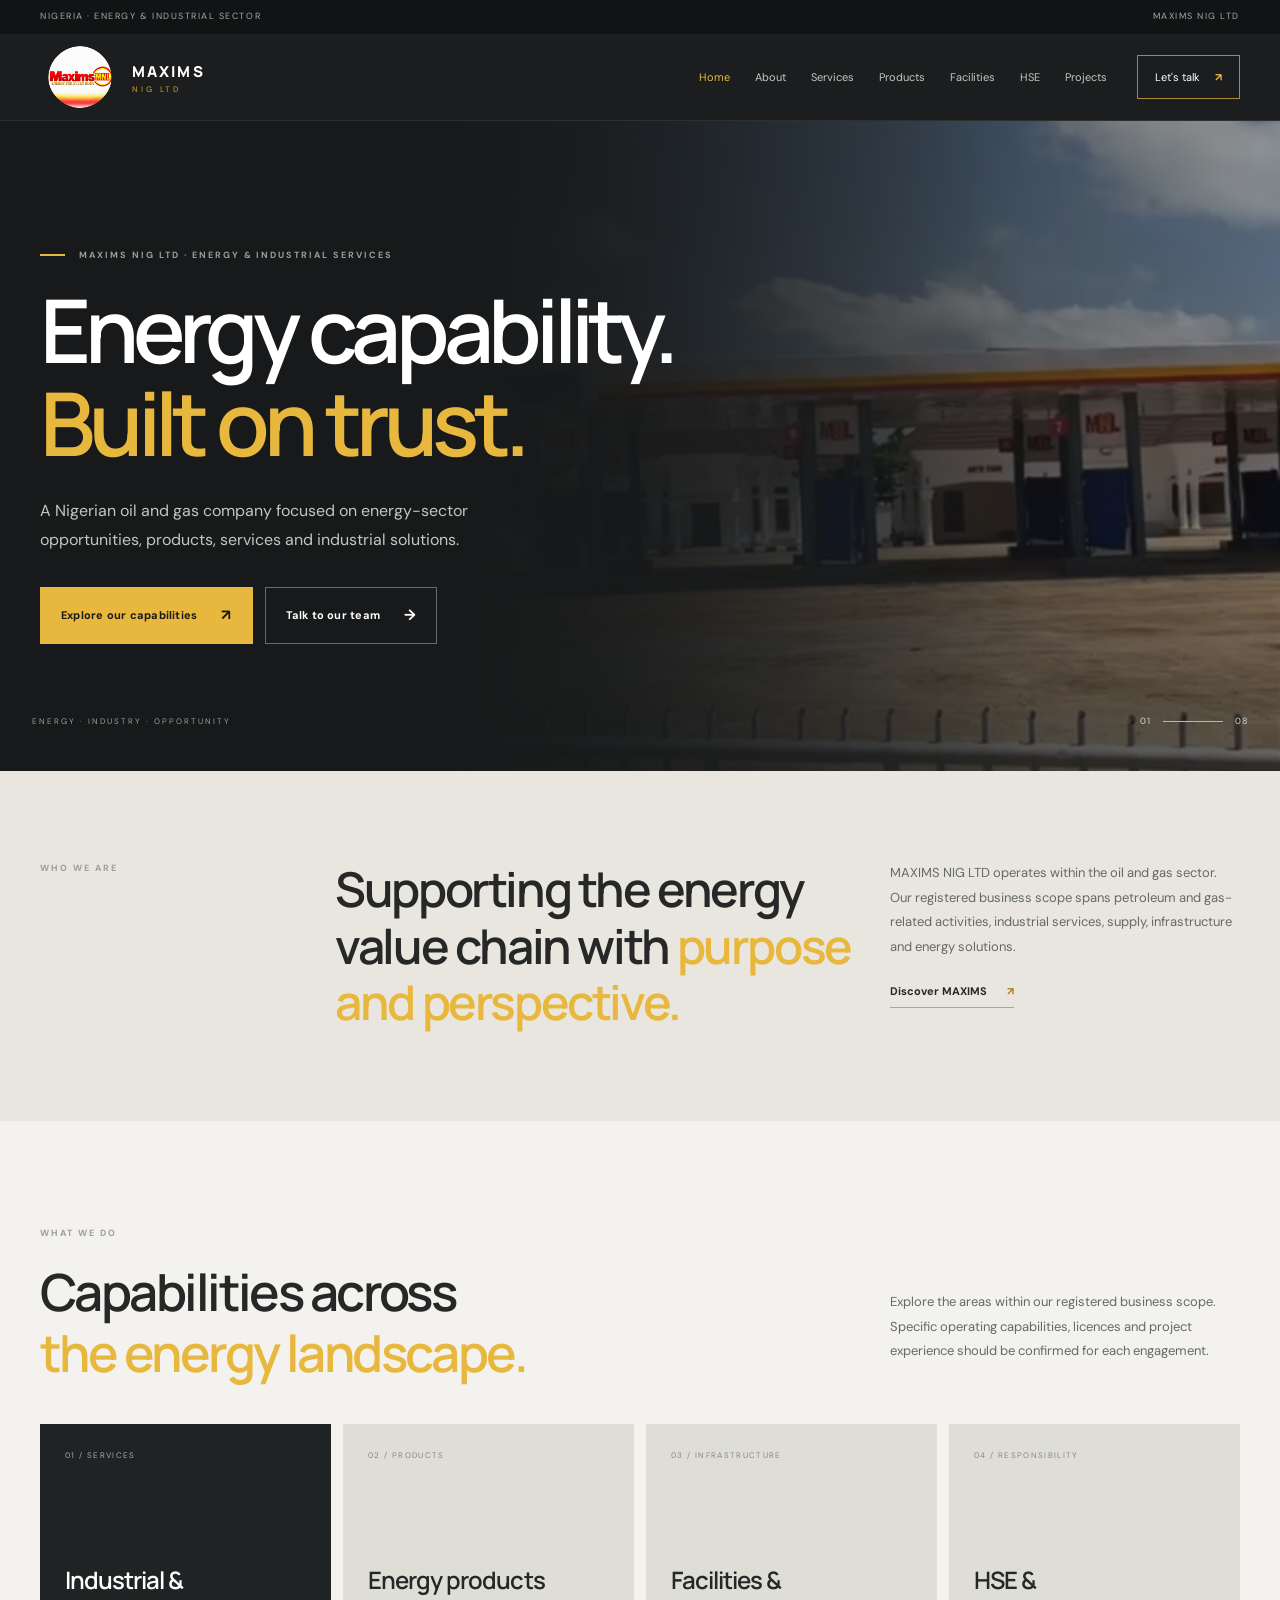
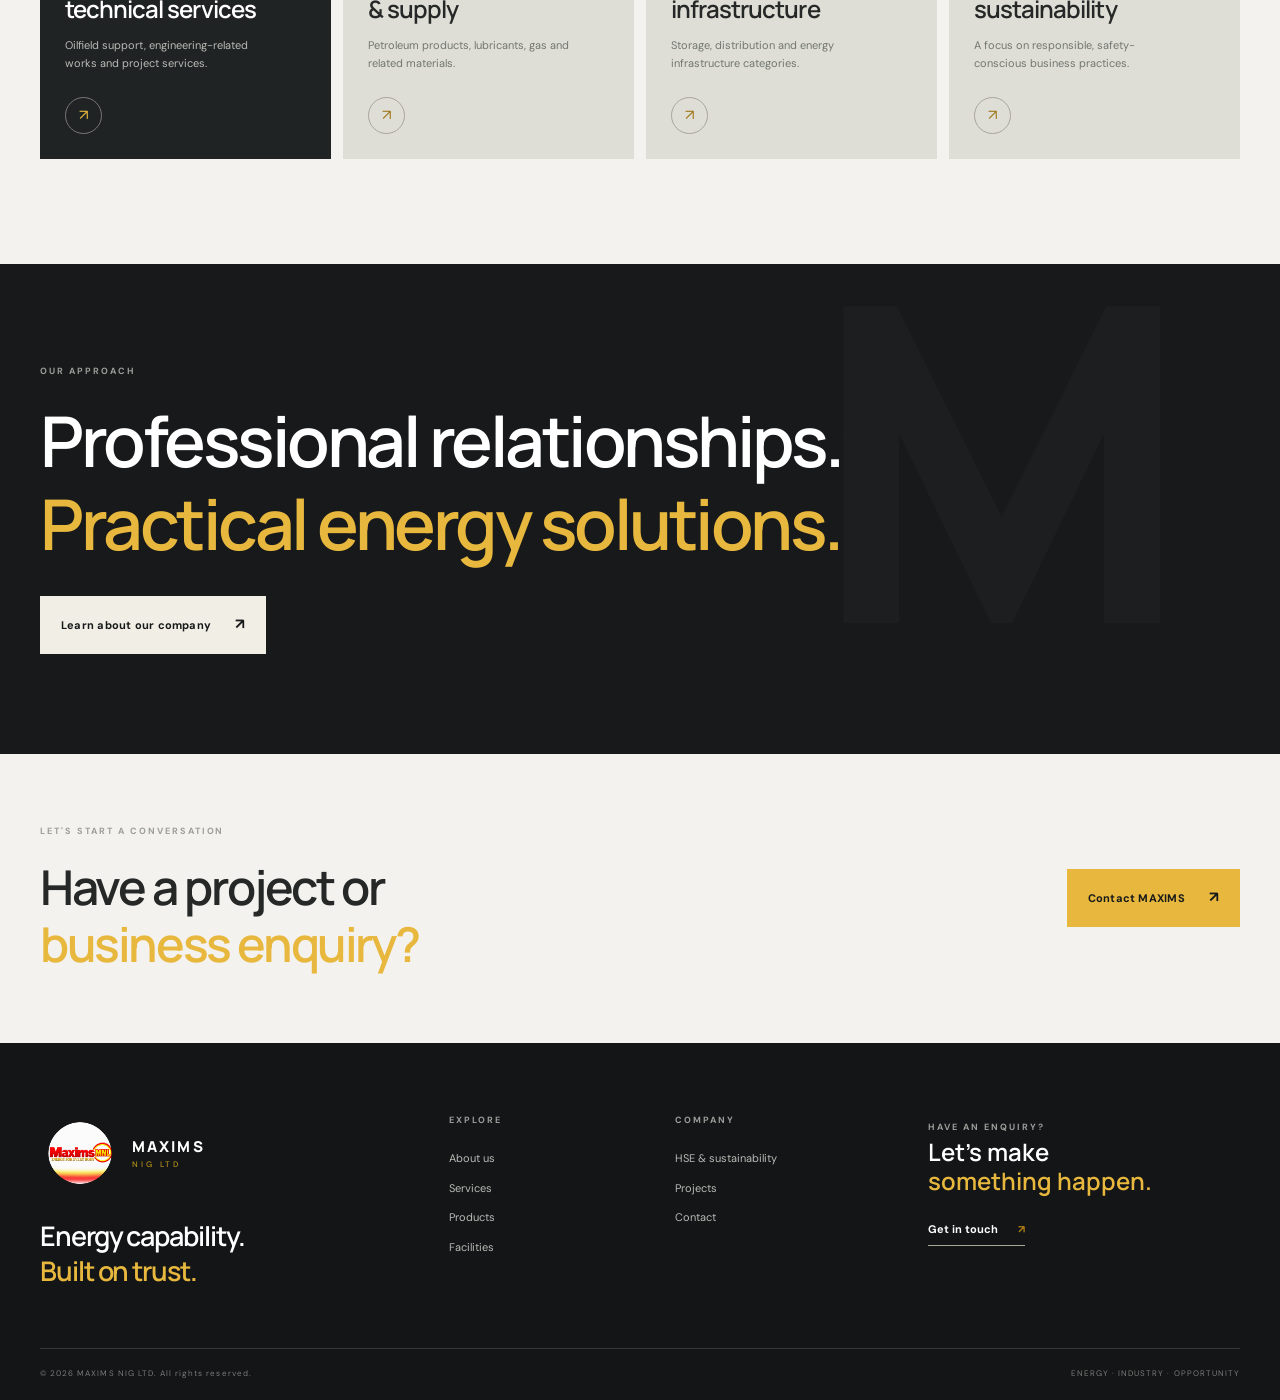
<file: MAXIMS_NIG_LTD_Full_Website/index.html>
<!doctype html>
<html lang="en">
<head>
<meta charset="utf-8"><meta name="viewport" content="width=device-width, initial-scale=1">
<meta name="theme-color" content="#17191a">
<meta name="description" content="MAXIMS NIG LTD — Nigerian oil and gas company. Explore company profile, registered business scope, services, products and enquiries.">
<title>MAXIMS NIG LTD | Energy, Oil & Gas</title>
<link rel="preconnect" href="https://fonts.googleapis.com"><link rel="preconnect" href="https://fonts.gstatic.com" crossorigin>
<link href="https://fonts.googleapis.com/css2?family=DM+Sans:wght@400;500;600;700&family=Manrope:wght@400;500;600;700;800&display=swap" rel="stylesheet">
<link rel="stylesheet" href="assets/styles.css">
</head>
<body>
<div class="topline"><div class="container topline-inner"><span>NIGERIA · ENERGY & INDUSTRIAL SECTOR</span><span>MAXIMS NIG LTD</span></div></div>
<header class="site-header"><div class="container nav-wrap">
<a class="brand" href="index.html" aria-label="MAXIMS NIG LTD home"> <img src="assets/Maxims.png" class="brand-mark"><span class="brand-name">MAXIMS <small>NIG LTD</small></span></a>
<button class="menu-toggle" aria-label="Open navigation" aria-expanded="false"><span></span><span></span></button>
<nav class="main-nav" aria-label="Main navigation"><a href="index.html" class="active">Home</a><a href="about.html" class="">About</a><a href="services.html" class="">Services</a><a href="products.html" class="">Products</a><a href="facilities.html" class="">Facilities</a><a href="hse.html" class="">HSE</a><a href="projects.html" class="">Projects</a><a class="nav-contact" href="contact.html">Let's talk <b>↗</b></a></nav>
</div></header>
<main>
<section class="hero hero-home">
  <div class="hero-image" role="img" aria-label="MAXIMS facility photograph"></div>
  <div class="hero-shade"></div>
  <div class="container hero-content">
    <p class="eyebrow"><span></span> MAXIMS NIG LTD · ENERGY & INDUSTRIAL SERVICES</p>
    <h1>Energy capability.<br><em>Built on trust.</em></h1>
    <p class="hero-lead">A Nigerian oil and gas company focused on energy-sector opportunities, products, services and industrial solutions.</p>
    <div class="hero-actions"><a class="btn btn-primary" href="services.html">Explore our capabilities <b>↗</b></a><a class="btn btn-ghost" href="contact.html">Talk to our team <b>→</b></a></div>
  </div>
  <div class="hero-index"><span>01</span><i></i><span>08</span></div>
  <div class="hero-caption">ENERGY · INDUSTRY · OPPORTUNITY</div>
</section>
<section class="intro-band"><div class="container intro-grid"><p class="eyebrow">WHO WE ARE</p><h2>Supporting the energy value chain with <em>purpose and perspective.</em></h2><div><p>MAXIMS NIG LTD operates within the oil and gas sector. Our registered business scope spans petroleum and gas-related activities, industrial services, supply, infrastructure and energy solutions.</p><a class="text-link" href="about.html">Discover MAXIMS <span>↗</span></a></div></div></section>
<section class="section"><div class="container"><div class="section-head"><div><p class="eyebrow">WHAT WE DO</p><h2>Capabilities across<br><em>the energy landscape.</em></h2></div><p class="section-note">Explore the areas within our registered business scope. Specific operating capabilities, licences and project experience should be confirmed for each engagement.</p></div><div class="capability-grid">
<a class="cap-card cap-feature" href="services.html"><span class="card-no">01 / SERVICES</span><div><h3>Industrial &<br>technical services</h3><p>Oilfield support, engineering-related works and project services.</p><span class="circle-arrow">↗</span></div></a>
<a class="cap-card" href="products.html"><span class="card-no">02 / PRODUCTS</span><div><h3>Energy products<br>& supply</h3><p>Petroleum products, lubricants, gas and related materials.</p><span class="circle-arrow">↗</span></div></a>
<a class="cap-card" href="facilities.html"><span class="card-no">03 / INFRASTRUCTURE</span><div><h3>Facilities &<br>infrastructure</h3><p>Storage, distribution and energy infrastructure categories.</p><span class="circle-arrow">↗</span></div></a>
<a class="cap-card" href="hse.html"><span class="card-no">04 / RESPONSIBILITY</span><div><h3>HSE &<br>sustainability</h3><p>A focus on responsible, safety-conscious business practices.</p><span class="circle-arrow">↗</span></div></a>
</div></div></section>
<section class="statement"><div class="container statement-inner"><p class="eyebrow">OUR APPROACH</p><h2>Professional relationships.<br><em>Practical energy solutions.</em></h2><a class="btn btn-light" href="about.html">Learn about our company <b>↗</b></a></div></section>
<section class="section section-compact"><div class="container contact-strip"><div><p class="eyebrow">LET'S START A CONVERSATION</p><h2>Have a project or<br><em>business enquiry?</em></h2></div><a class="btn btn-primary" href="contact.html">Contact MAXIMS <b>↗</b></a></div></section>
</main>
<footer class="site-footer">
  <div class="container footer-top">
    <div>
      <a class="brand brand-footer" href="index.html">
        <img src="assets/Maxims.png" class="brand-mark">
        <span class="brand-name">MAXIMS <small>NIG LTD</small>
        </span>
      </a>
      <p class="footer-tagline">Energy capability.<br>
        <em>Built on trust.</em>
      </p>
    </div>
    <div class="footer-links">
      <span class="eyebrow">EXPLORE</span>
      <a href="about.html">About us</a>
      <a href="services.html">Services</a>
      <a href="products.html">Products</a>
      <a href="facilities.html">Facilities</a>
    </div>
    <div class="footer-links"><span class="eyebrow">COMPANY</span><a href="hse.html">HSE & sustainability</a><a href="projects.html">Projects</a><a href="contact.html">Contact</a></div><div class="footer-cta"><span class="eyebrow">HAVE AN ENQUIRY?</span><h3>Let's make<br><em>something happen.</em></h3><a class="text-link" href="contact.html">Get in touch <span>↗</span></a></div></div><div class="container footer-bottom"><span>© <span id="year"></span> MAXIMS NIG LTD. All rights reserved.</span><span>ENERGY · INDUSTRY · OPPORTUNITY</span></div></footer>
<script src="assets/script.js"></script>
</body></html>
</file>
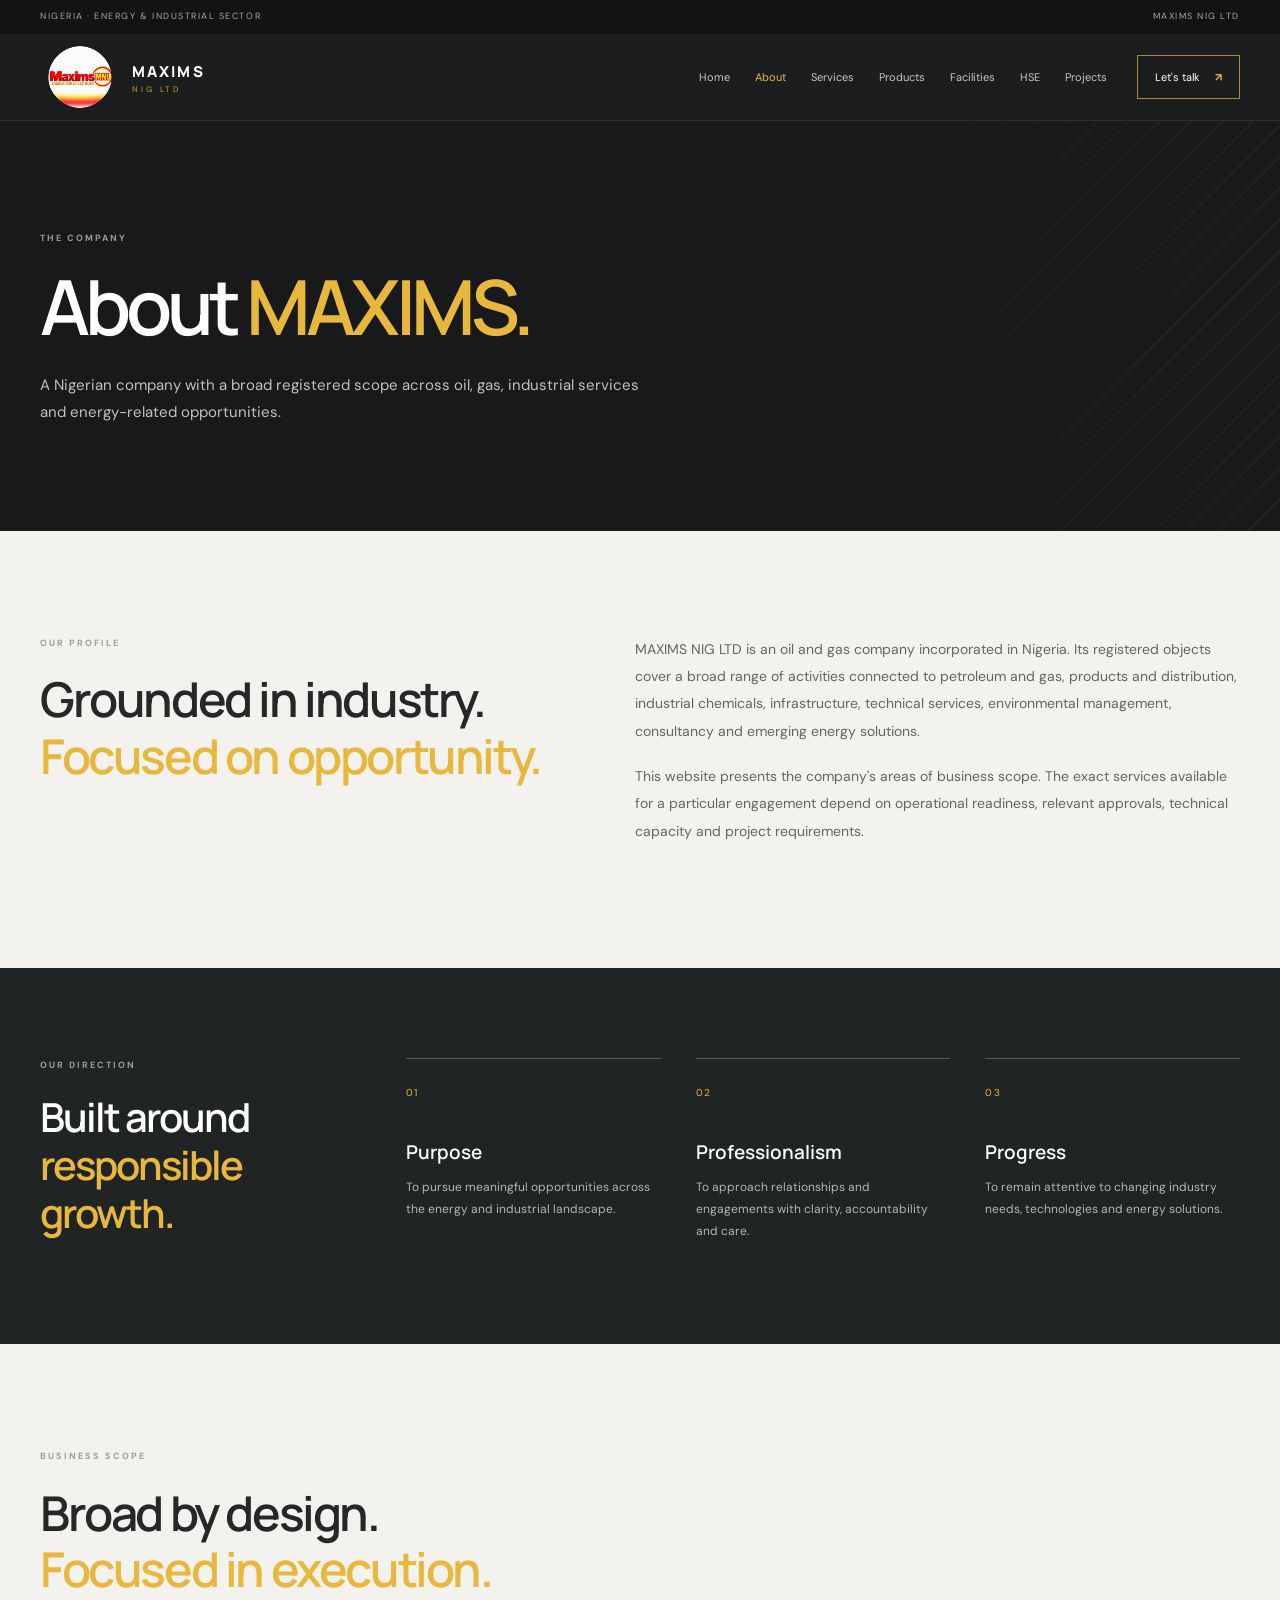
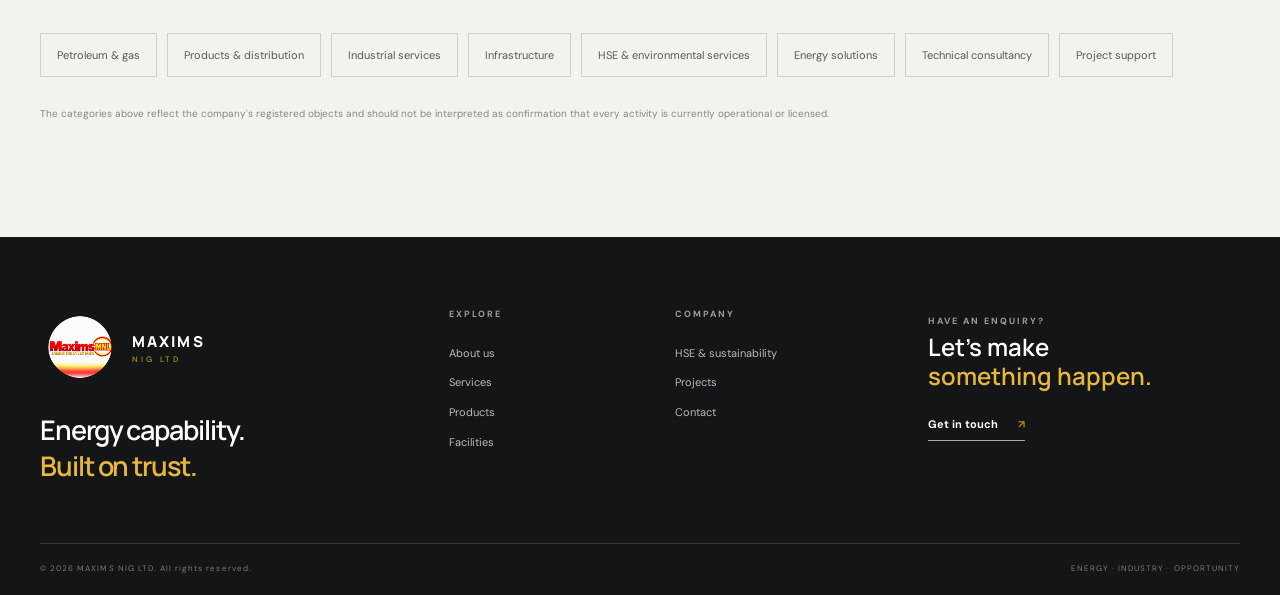
<file: MAXIMS_NIG_LTD_Full_Website/about.html>
<!doctype html>
<html lang="en">
<head>
<meta charset="utf-8"><meta name="viewport" content="width=device-width, initial-scale=1">
<meta name="theme-color" content="#17191a">
<meta name="description" content="MAXIMS NIG LTD — Nigerian oil and gas company. Explore company profile, registered business scope, services, products and enquiries.">
<title>About Us | MAXIMS NIG LTD</title>
<link rel="preconnect" href="https://fonts.googleapis.com"><link rel="preconnect" href="https://fonts.gstatic.com" crossorigin>
<link href="https://fonts.googleapis.com/css2?family=DM+Sans:wght@400;500;600;700&family=Manrope:wght@400;500;600;700;800&display=swap" rel="stylesheet">
<link rel="stylesheet" href="assets/styles.css">
</head>
<body>
<div class="topline"><div class="container topline-inner"><span>NIGERIA · ENERGY & INDUSTRIAL SECTOR</span><span>MAXIMS NIG LTD</span></div></div>
<header class="site-header"><div class="container nav-wrap">
<a class="brand" href="index.html" aria-label="MAXIMS NIG LTD home"> <img src="assets/Maxims.png" class="brand-mark"><span class="brand-name">MAXIMS <small>NIG LTD</small></span></a>
<button class="menu-toggle" aria-label="Open navigation" aria-expanded="false"><span></span><span></span></button>
<nav class="main-nav" aria-label="Main navigation"><a href="index.html" class="">Home</a><a href="about.html" class="active">About</a><a href="services.html" class="">Services</a><a href="products.html" class="">Products</a><a href="facilities.html" class="">Facilities</a><a href="hse.html" class="">HSE</a><a href="projects.html" class="">Projects</a><a class="nav-contact" href="contact.html">Let's talk <b>↗</b></a></nav>
</div></header>
<main>
<section class="page-hero"><div class="container"><p class="eyebrow">THE COMPANY</p><h1>About <em>MAXIMS.</em></h1><p class="page-lead">A Nigerian company with a broad registered scope across oil, gas, industrial services and energy-related opportunities.</p></div></section>
<section class="section"><div class="container split-layout"><div><p class="eyebrow">OUR PROFILE</p><h2>Grounded in industry.<br><em>Focused on opportunity.</em></h2></div><div class="prose"><p>MAXIMS NIG LTD is an oil and gas company incorporated in Nigeria. Its registered objects cover a broad range of activities connected to petroleum and gas, products and distribution, industrial chemicals, infrastructure, technical services, environmental management, consultancy and emerging energy solutions.</p><p>This website presents the company's areas of business scope. The exact services available for a particular engagement depend on operational readiness, relevant approvals, technical capacity and project requirements.</p></div></div></section>
<section class="dark-panel"><div class="container values-grid"><div><p class="eyebrow">OUR DIRECTION</p><h2>Built around<br><em>responsible growth.</em></h2></div><article><span>01</span><h3>Purpose</h3><p>To pursue meaningful opportunities across the energy and industrial landscape.</p></article><article><span>02</span><h3>Professionalism</h3><p>To approach relationships and engagements with clarity, accountability and care.</p></article><article><span>03</span><h3>Progress</h3><p>To remain attentive to changing industry needs, technologies and energy solutions.</p></article></div></section>
<section class="section"><div class="container"><p class="eyebrow">BUSINESS SCOPE</p><h2>Broad by design.<br><em>Focused in execution.</em></h2><div class="tag-list"><span>Petroleum & gas</span><span>Products & distribution</span><span>Industrial services</span><span>Infrastructure</span><span>HSE & environmental services</span><span>Energy solutions</span><span>Technical consultancy</span><span>Project support</span></div><p class="fineprint">The categories above reflect the company's registered objects and should not be interpreted as confirmation that every activity is currently operational or licensed.</p></div></section>
</main>
<footer class="site-footer"><div class="container footer-top"><div><a class="brand brand-footer" href="index.html"><img src="assets/Maxims.png" class="brand-mark"><span class="brand-name">MAXIMS <small>NIG LTD</small></span></a><p class="footer-tagline">Energy capability.<br><em>Built on trust.</em></p></div><div class="footer-links"><span class="eyebrow">EXPLORE</span><a href="about.html">About us</a><a href="services.html">Services</a><a href="products.html">Products</a><a href="facilities.html">Facilities</a></div><div class="footer-links"><span class="eyebrow">COMPANY</span><a href="hse.html">HSE & sustainability</a><a href="projects.html">Projects</a><a href="contact.html">Contact</a></div><div class="footer-cta"><span class="eyebrow">HAVE AN ENQUIRY?</span><h3>Let's make<br><em>something happen.</em></h3><a class="text-link" href="contact.html">Get in touch <span>↗</span></a></div></div><div class="container footer-bottom"><span>© <span id="year"></span> MAXIMS NIG LTD. All rights reserved.</span><span>ENERGY · INDUSTRY · OPPORTUNITY</span></div></footer>
<script src="assets/script.js"></script>
</body></html>
</file>
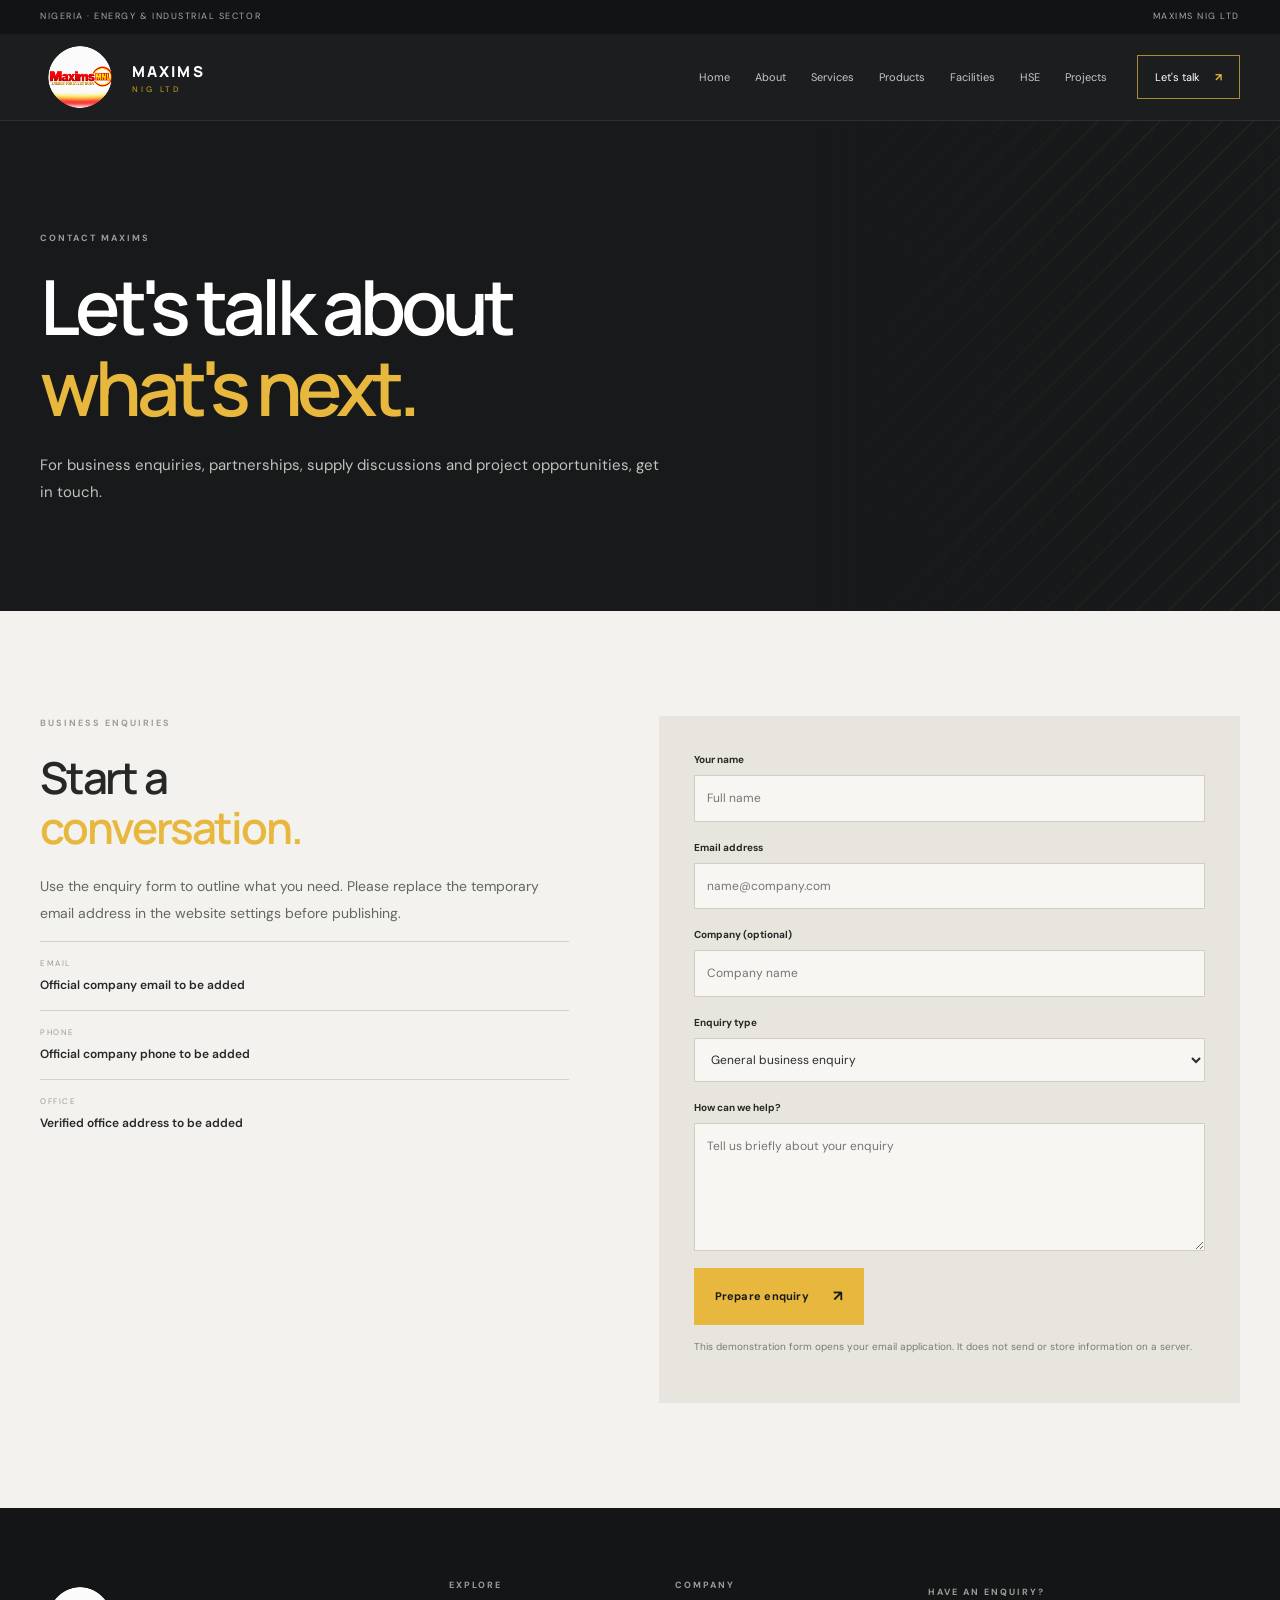
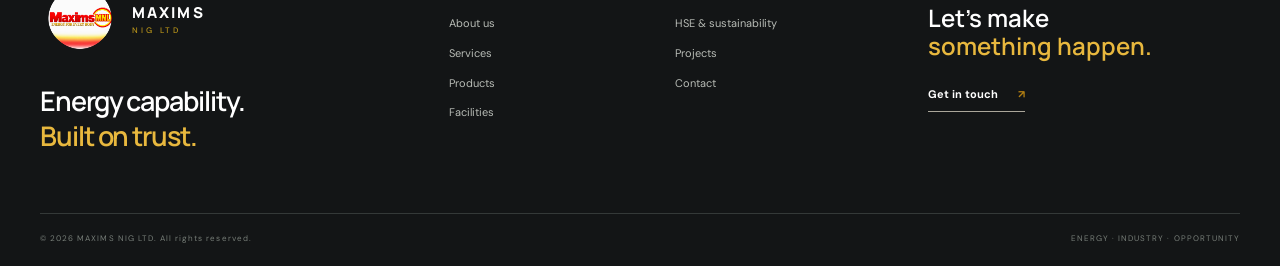
<file: MAXIMS_NIG_LTD_Full_Website/contact.html>
<!doctype html>
<html lang="en">
<head>
<meta charset="utf-8"><meta name="viewport" content="width=device-width, initial-scale=1">
<meta name="theme-color" content="#17191a">
<meta name="description" content="MAXIMS NIG LTD — Nigerian oil and gas company. Explore company profile, registered business scope, services, products and enquiries.">
<title>Contact | MAXIMS NIG LTD</title>
<link rel="preconnect" href="https://fonts.googleapis.com"><link rel="preconnect" href="https://fonts.gstatic.com" crossorigin>
<link href="https://fonts.googleapis.com/css2?family=DM+Sans:wght@400;500;600;700&family=Manrope:wght@400;500;600;700;800&display=swap" rel="stylesheet">
<link rel="stylesheet" href="assets/styles.css">
</head>
<body>
<div class="topline"><div class="container topline-inner"><span>NIGERIA · ENERGY & INDUSTRIAL SECTOR</span><span>MAXIMS NIG LTD</span></div></div>
<header class="site-header"><div class="container nav-wrap">
<a class="brand" href="index.html" aria-label="MAXIMS NIG LTD home"> <img src="assets/Maxims.png" class="brand-mark"><span class="brand-name">MAXIMS <small>NIG LTD</small></span></a>
<button class="menu-toggle" aria-label="Open navigation" aria-expanded="false"><span></span><span></span></button>
<nav class="main-nav" aria-label="Main navigation"><a href="index.html" class="">Home</a><a href="about.html" class="">About</a><a href="services.html" class="">Services</a><a href="products.html" class="">Products</a><a href="facilities.html" class="">Facilities</a><a href="hse.html" class="">HSE</a><a href="projects.html" class="">Projects</a><a class="nav-contact" href="contact.html">Let's talk <b>↗</b></a></nav>
</div></header>
<main>
<section class="page-hero"><div class="container"><p class="eyebrow">CONTACT MAXIMS</p><h1>Let's talk about<br><em>what's next.</em></h1><p class="page-lead">For business enquiries, partnerships, supply discussions and project opportunities, get in touch.</p></div></section>
<section class="section"><div class="container contact-layout"><div><p class="eyebrow">BUSINESS ENQUIRIES</p><h2>Start a<br><em>conversation.</em></h2><p class="prose">Use the enquiry form to outline what you need. Please replace the temporary email address in the website settings before publishing.</p><div class="contact-detail"><span>EMAIL</span><strong>Official company email to be added</strong></div><div class="contact-detail"><span>PHONE</span><strong>Official company phone to be added</strong></div><div class="contact-detail"><span>OFFICE</span><strong>Verified office address to be added</strong></div></div><form class="enquiry-form" id="enquiryForm"><label for="name">Your name</label><input id="name" name="name" required placeholder="Full name"><label for="email">Email address</label><input id="email" name="email" type="email" required placeholder="name@company.com"><label for="company">Company (optional)</label><input id="company" name="company" placeholder="Company name"><label for="subject">Enquiry type</label><select id="subject" name="subject"><option>General business enquiry</option><option>Services and project support</option><option>Products and supply</option><option>Partnership opportunity</option><option>Other</option></select><label for="message">How can we help?</label><textarea id="message" name="message" rows="5" required placeholder="Tell us briefly about your enquiry"></textarea><button class="btn btn-primary" type="submit">Prepare enquiry <b>↗</b></button><p class="form-note">This demonstration form opens your email application. It does not send or store information on a server.</p><p id="formStatus" class="form-status" aria-live="polite"></p></form></div></section>
</main>
<footer class="site-footer"><div class="container footer-top"><div><a class="brand brand-footer" href="index.html"><img src="assets/Maxims.png" class="brand-mark"><span class="brand-name">MAXIMS <small>NIG LTD</small></span></a><p class="footer-tagline">Energy capability.<br><em>Built on trust.</em></p></div><div class="footer-links"><span class="eyebrow">EXPLORE</span><a href="about.html">About us</a><a href="services.html">Services</a><a href="products.html">Products</a><a href="facilities.html">Facilities</a></div><div class="footer-links"><span class="eyebrow">COMPANY</span><a href="hse.html">HSE & sustainability</a><a href="projects.html">Projects</a><a href="contact.html">Contact</a></div><div class="footer-cta"><span class="eyebrow">HAVE AN ENQUIRY?</span><h3>Let's make<br><em>something happen.</em></h3><a class="text-link" href="contact.html">Get in touch <span>↗</span></a></div></div><div class="container footer-bottom"><span>© <span id="year"></span> MAXIMS NIG LTD. All rights reserved.</span><span>ENERGY · INDUSTRY · OPPORTUNITY</span></div></footer>
<script src="assets/script.js"></script>
</body></html>
</file>
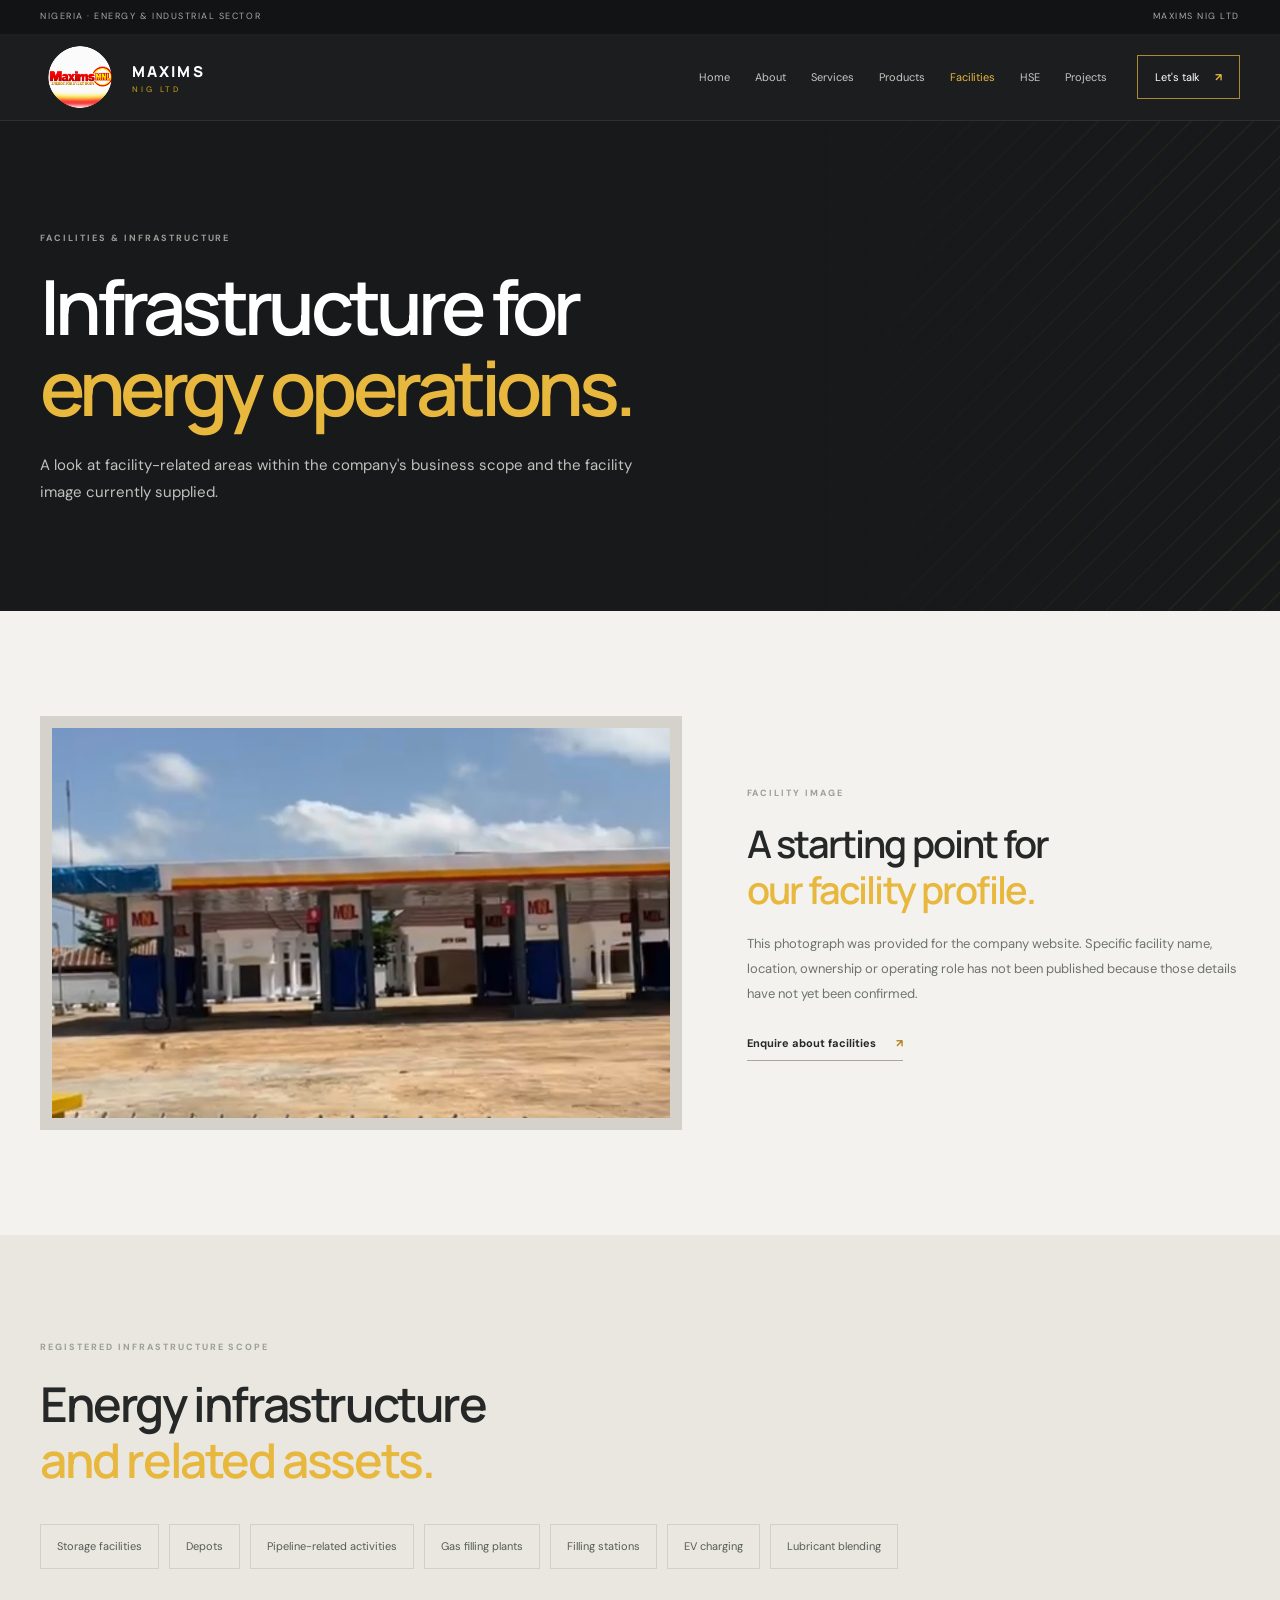
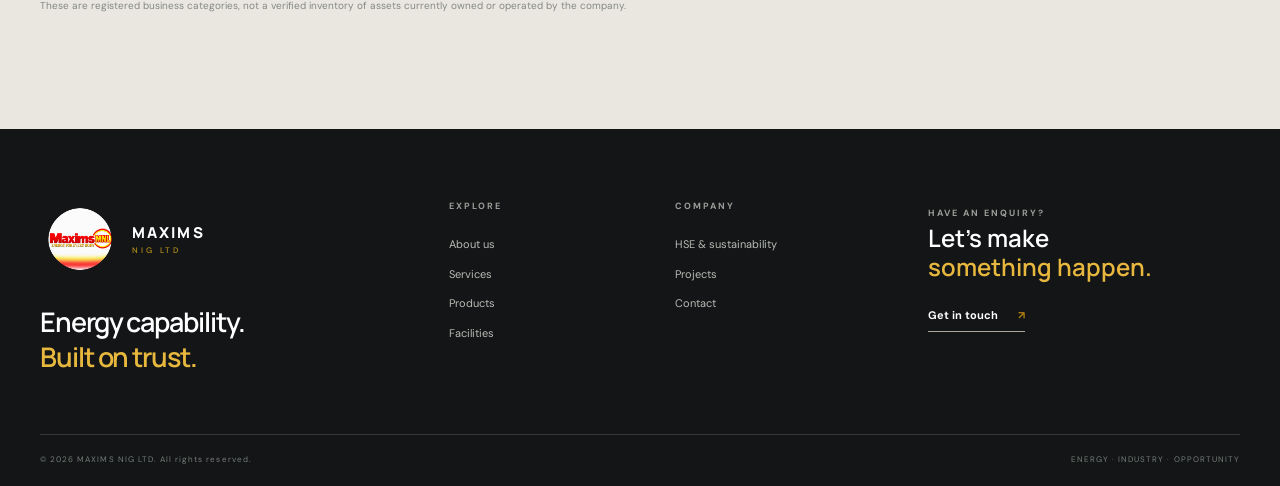
<file: MAXIMS_NIG_LTD_Full_Website/facilities.html>
<!doctype html>
<html lang="en">
<head>
<meta charset="utf-8"><meta name="viewport" content="width=device-width, initial-scale=1">
<meta name="theme-color" content="#17191a">
<meta name="description" content="MAXIMS NIG LTD — Nigerian oil and gas company. Explore company profile, registered business scope, services, products and enquiries.">
<title>Facilities | MAXIMS NIG LTD</title>
<link rel="preconnect" href="https://fonts.googleapis.com"><link rel="preconnect" href="https://fonts.gstatic.com" crossorigin>
<link href="https://fonts.googleapis.com/css2?family=DM+Sans:wght@400;500;600;700&family=Manrope:wght@400;500;600;700;800&display=swap" rel="stylesheet">
<link rel="stylesheet" href="assets/styles.css">
</head>
<body>
<div class="topline"><div class="container topline-inner"><span>NIGERIA · ENERGY & INDUSTRIAL SECTOR</span><span>MAXIMS NIG LTD</span></div></div>
<header class="site-header"><div class="container nav-wrap">
<a class="brand" href="index.html" aria-label="MAXIMS NIG LTD home"> <img src="assets/Maxims.png" class="brand-mark"><span class="brand-name">MAXIMS <small>NIG LTD</small></span></a>
<button class="menu-toggle" aria-label="Open navigation" aria-expanded="false"><span></span><span></span></button>
<nav class="main-nav" aria-label="Main navigation"><a href="index.html" class="">Home</a><a href="about.html" class="">About</a><a href="services.html" class="">Services</a><a href="products.html" class="">Products</a><a href="facilities.html" class="active">Facilities</a><a href="hse.html" class="">HSE</a><a href="projects.html" class="">Projects</a><a class="nav-contact" href="contact.html">Let's talk <b>↗</b></a></nav>
</div></header>
<main>
<section class="page-hero"><div class="container"><p class="eyebrow">FACILITIES & INFRASTRUCTURE</p><h1>Infrastructure for<br><em>energy operations.</em></h1><p class="page-lead">A look at facility-related areas within the company's business scope and the facility image currently supplied.</p></div></section>
<section class="section"><div class="container facility-feature"><div class="facility-photo"><img src="assets/maxims-facility.jpg" alt="Facility photograph supplied for the MAXIMS NIG LTD website"></div><div class="facility-copy"><p class="eyebrow">FACILITY IMAGE</p><h2>A starting point for<br><em>our facility profile.</em></h2><p>This photograph was provided for the company website. Specific facility name, location, ownership or operating role has not been published because those details have not yet been confirmed.</p><a class="text-link" href="contact.html">Enquire about facilities <span>↗</span></a></div></div></section>
<section class="section section-muted"><div class="container"><p class="eyebrow">REGISTERED INFRASTRUCTURE SCOPE</p><h2>Energy infrastructure<br><em>and related assets.</em></h2><div class="tag-list"><span>Storage facilities</span><span>Depots</span><span>Pipeline-related activities</span><span>Gas filling plants</span><span>Filling stations</span><span>EV charging</span><span>Lubricant blending</span></div><p class="fineprint">These are registered business categories, not a verified inventory of assets currently owned or operated by the company.</p></div></section>
</main>
<footer class="site-footer"><div class="container footer-top"><div><a class="brand brand-footer" href="index.html"><img src="assets/Maxims.png" class="brand-mark"><span class="brand-name">MAXIMS <small>NIG LTD</small></span></a><p class="footer-tagline">Energy capability.<br><em>Built on trust.</em></p></div><div class="footer-links"><span class="eyebrow">EXPLORE</span><a href="about.html">About us</a><a href="services.html">Services</a><a href="products.html">Products</a><a href="facilities.html">Facilities</a></div><div class="footer-links"><span class="eyebrow">COMPANY</span><a href="hse.html">HSE & sustainability</a><a href="projects.html">Projects</a><a href="contact.html">Contact</a></div><div class="footer-cta"><span class="eyebrow">HAVE AN ENQUIRY?</span><h3>Let's make<br><em>something happen.</em></h3><a class="text-link" href="contact.html">Get in touch <span>↗</span></a></div></div><div class="container footer-bottom"><span>© <span id="year"></span> MAXIMS NIG LTD. All rights reserved.</span><span>ENERGY · INDUSTRY · OPPORTUNITY</span></div></footer>
<script src="assets/script.js"></script>
</body></html>
</file>
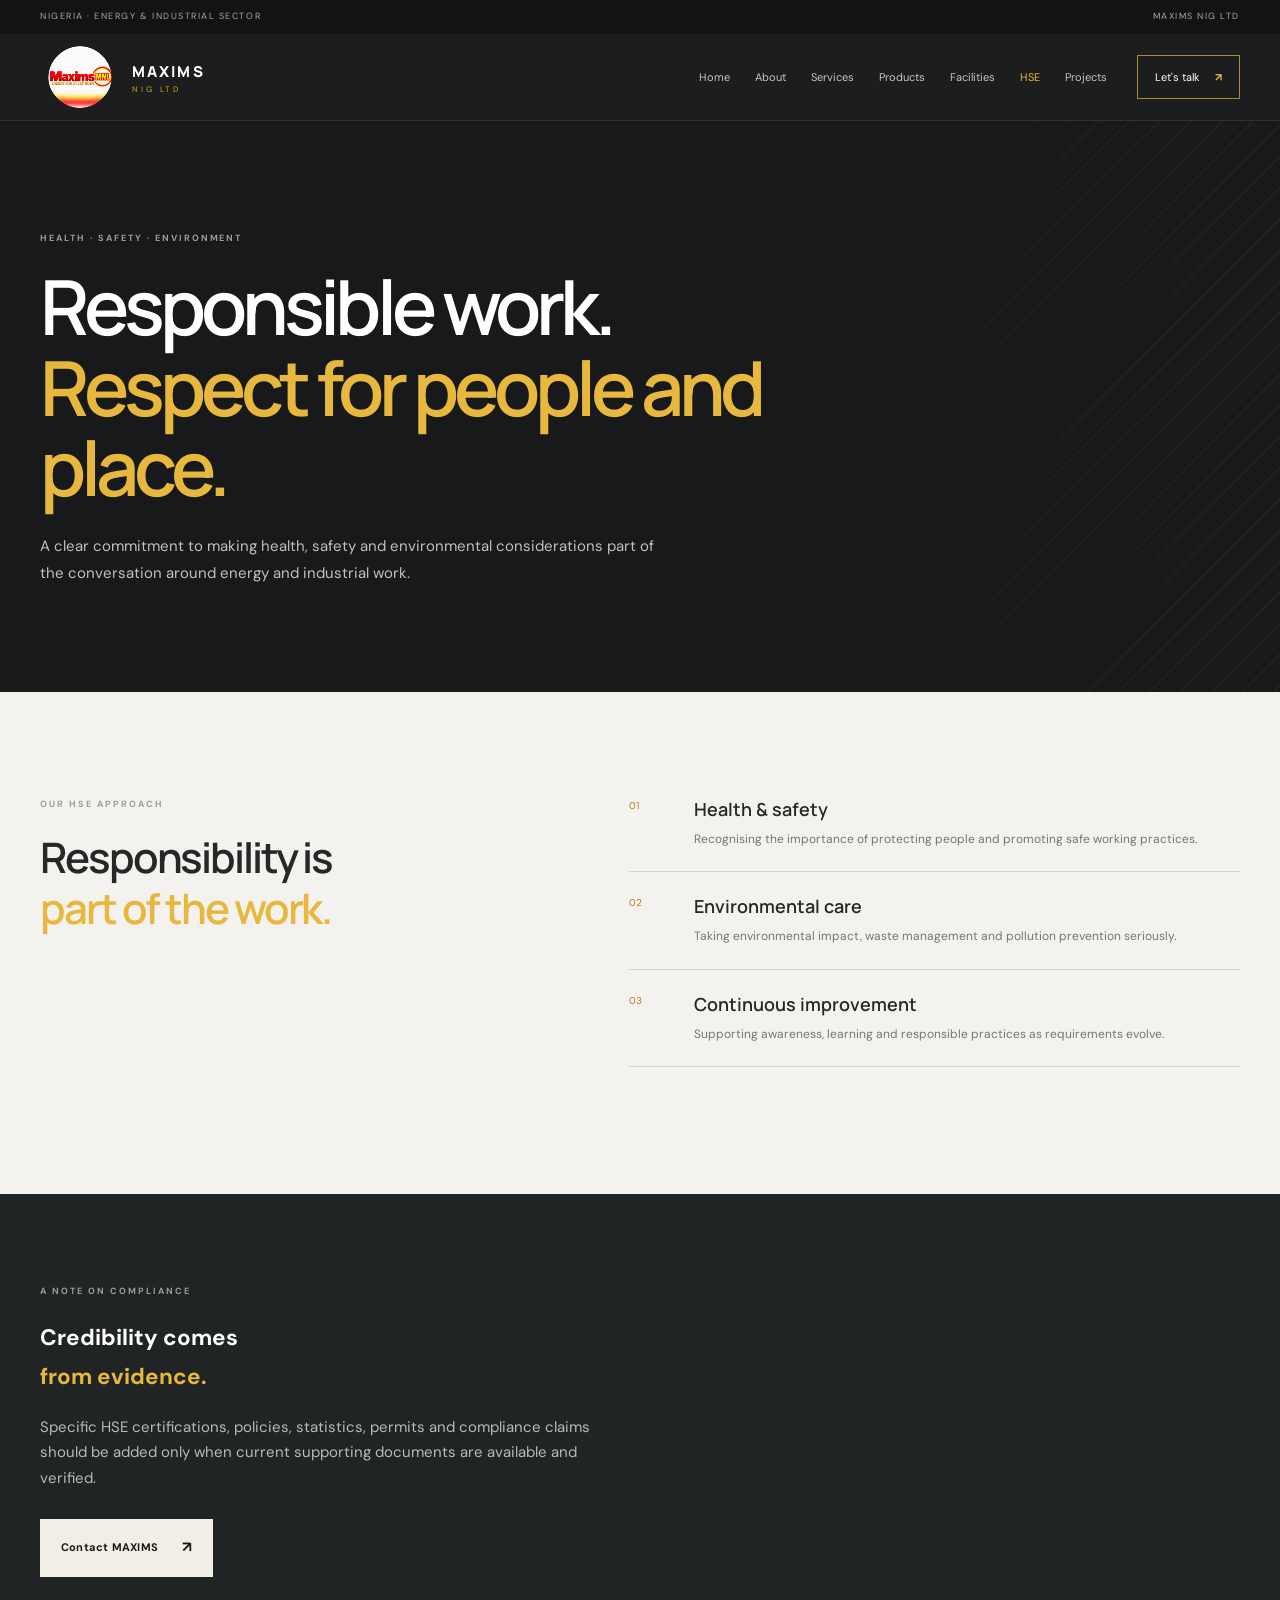
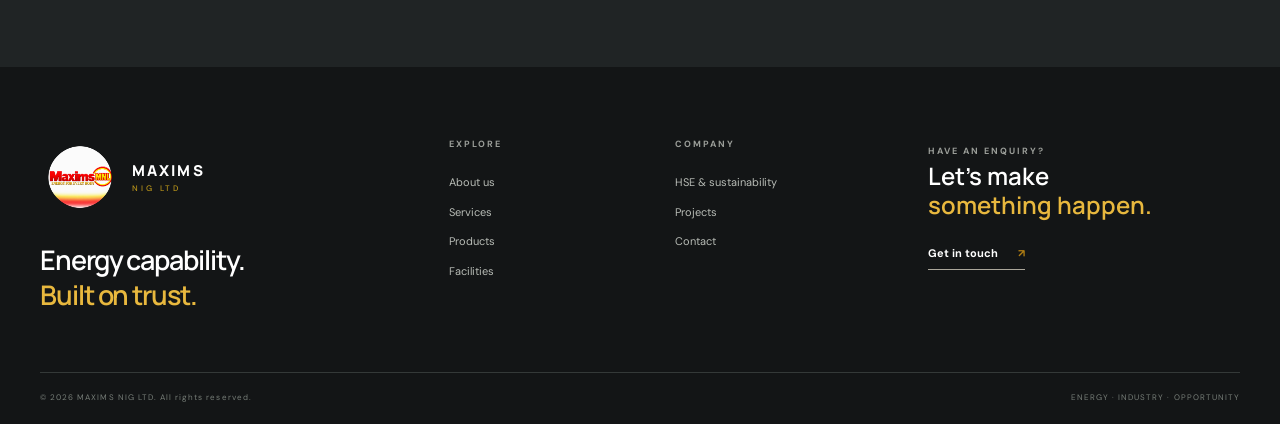
<file: MAXIMS_NIG_LTD_Full_Website/hse.html>
<!doctype html>
<html lang="en">
<head>
<meta charset="utf-8"><meta name="viewport" content="width=device-width, initial-scale=1">
<meta name="theme-color" content="#17191a">
<meta name="description" content="MAXIMS NIG LTD — Nigerian oil and gas company. Explore company profile, registered business scope, services, products and enquiries.">
<title>HSE & Sustainability | MAXIMS NIG LTD</title>
<link rel="preconnect" href="https://fonts.googleapis.com"><link rel="preconnect" href="https://fonts.gstatic.com" crossorigin>
<link href="https://fonts.googleapis.com/css2?family=DM+Sans:wght@400;500;600;700&family=Manrope:wght@400;500;600;700;800&display=swap" rel="stylesheet">
<link rel="stylesheet" href="assets/styles.css">
</head>
<body>
<div class="topline"><div class="container topline-inner"><span>NIGERIA · ENERGY & INDUSTRIAL SECTOR</span><span>MAXIMS NIG LTD</span></div></div>
<header class="site-header"><div class="container nav-wrap">
<a class="brand" href="index.html" aria-label="MAXIMS NIG LTD home"> <img src="assets/Maxims.png" class="brand-mark"><span class="brand-name">MAXIMS <small>NIG LTD</small></span></a>
<button class="menu-toggle" aria-label="Open navigation" aria-expanded="false"><span></span><span></span></button>
<nav class="main-nav" aria-label="Main navigation"><a href="index.html" class="">Home</a><a href="about.html" class="">About</a><a href="services.html" class="">Services</a><a href="products.html" class="">Products</a><a href="facilities.html" class="">Facilities</a><a href="hse.html" class="active">HSE</a><a href="projects.html" class="">Projects</a><a class="nav-contact" href="contact.html">Let's talk <b>↗</b></a></nav>
</div></header>
<main>
<section class="page-hero"><div class="container"><p class="eyebrow">HEALTH · SAFETY · ENVIRONMENT</p><h1>Responsible work.<br><em>Respect for people and place.</em></h1><p class="page-lead">A clear commitment to making health, safety and environmental considerations part of the conversation around energy and industrial work.</p></div></section>
<section class="section"><div class="container hse-grid"><div><p class="eyebrow">OUR HSE APPROACH</p><h2>Responsibility is<br><em>part of the work.</em></h2></div><div class="hse-points"><article><span>01</span><div><h3>Health & safety</h3><p>Recognising the importance of protecting people and promoting safe working practices.</p></div></article><article><span>02</span><div><h3>Environmental care</h3><p>Taking environmental impact, waste management and pollution prevention seriously.</p></div></article><article><span>03</span><div><h3>Continuous improvement</h3><p>Supporting awareness, learning and responsible practices as requirements evolve.</p></div></article></div></div></section>
<section class="dark-panel"><div class="container statement-inner"><p class="eyebrow">A NOTE ON COMPLIANCE</p><h2>Credibility comes<br><em>from evidence.</em></h2><p class="dark-lead">Specific HSE certifications, policies, statistics, permits and compliance claims should be added only when current supporting documents are available and verified.</p><a class="btn btn-light" href="contact.html">Contact MAXIMS <b>↗</b></a></div></section>
</main>
<footer class="site-footer"><div class="container footer-top"><div><a class="brand brand-footer" href="index.html"><img src="assets/Maxims.png" class="brand-mark"><span class="brand-name">MAXIMS <small>NIG LTD</small></span></a><p class="footer-tagline">Energy capability.<br><em>Built on trust.</em></p></div><div class="footer-links"><span class="eyebrow">EXPLORE</span><a href="about.html">About us</a><a href="services.html">Services</a><a href="products.html">Products</a><a href="facilities.html">Facilities</a></div><div class="footer-links"><span class="eyebrow">COMPANY</span><a href="hse.html">HSE & sustainability</a><a href="projects.html">Projects</a><a href="contact.html">Contact</a></div><div class="footer-cta"><span class="eyebrow">HAVE AN ENQUIRY?</span><h3>Let's make<br><em>something happen.</em></h3><a class="text-link" href="contact.html">Get in touch <span>↗</span></a></div></div><div class="container footer-bottom"><span>© <span id="year"></span> MAXIMS NIG LTD. All rights reserved.</span><span>ENERGY · INDUSTRY · OPPORTUNITY</span></div></footer>
<script src="assets/script.js"></script>
</body></html>
</file>
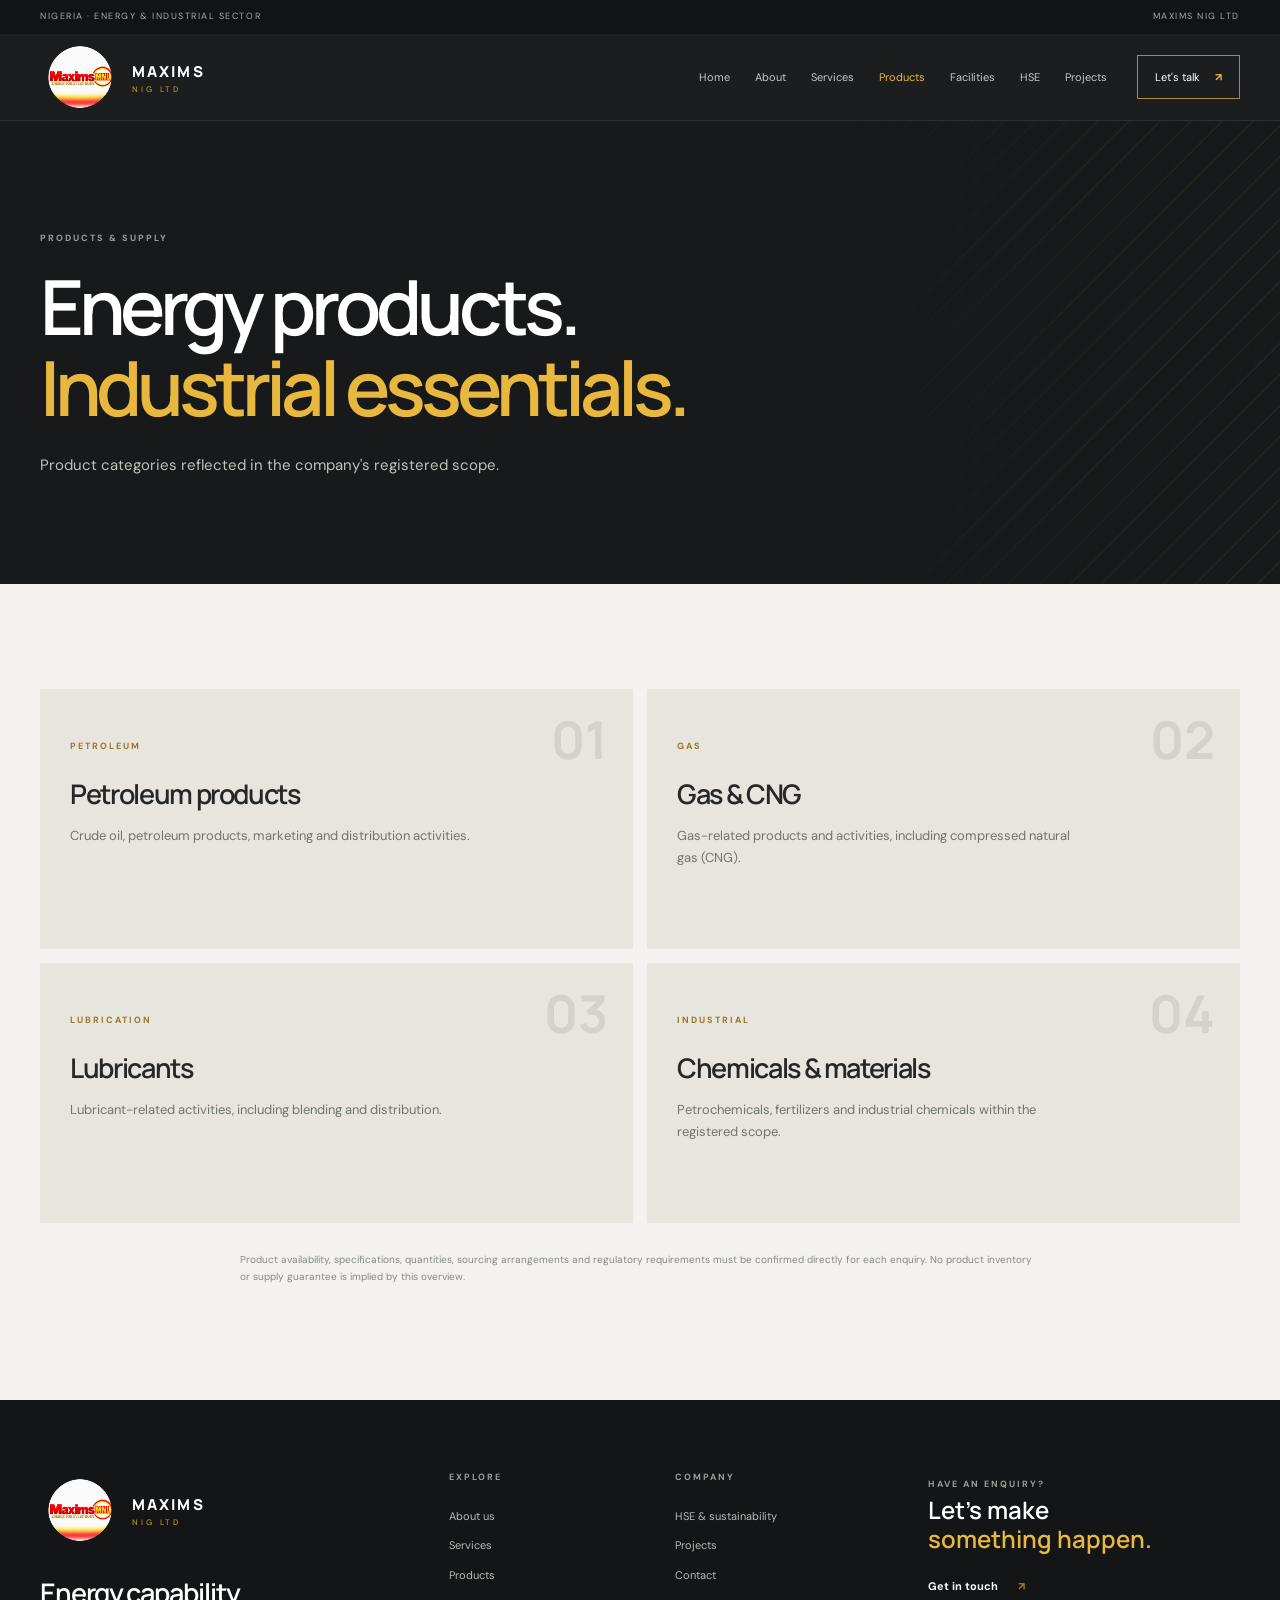
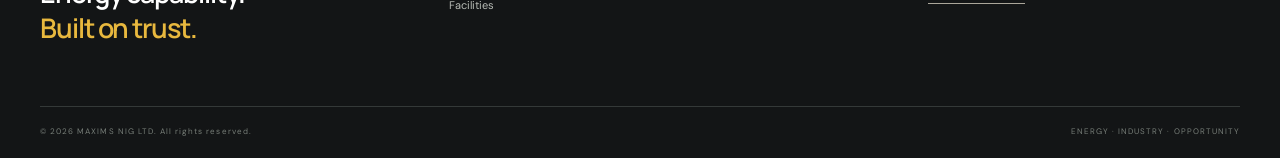
<file: MAXIMS_NIG_LTD_Full_Website/products.html>
<!doctype html>
<html lang="en">
<head>
<meta charset="utf-8"><meta name="viewport" content="width=device-width, initial-scale=1">
<meta name="theme-color" content="#17191a">
<meta name="description" content="MAXIMS NIG LTD — Nigerian oil and gas company. Explore company profile, registered business scope, services, products and enquiries.">
<title>Products | MAXIMS NIG LTD</title>
<link rel="preconnect" href="https://fonts.googleapis.com"><link rel="preconnect" href="https://fonts.gstatic.com" crossorigin>
<link href="https://fonts.googleapis.com/css2?family=DM+Sans:wght@400;500;600;700&family=Manrope:wght@400;500;600;700;800&display=swap" rel="stylesheet">
<link rel="stylesheet" href="assets/styles.css">
</head>
<body>
<div class="topline"><div class="container topline-inner"><span>NIGERIA · ENERGY & INDUSTRIAL SECTOR</span><span>MAXIMS NIG LTD</span></div></div>
<header class="site-header"><div class="container nav-wrap">
<a class="brand" href="index.html" aria-label="MAXIMS NIG LTD home"> <img src="assets/Maxims.png" class="brand-mark"><span class="brand-name">MAXIMS <small>NIG LTD</small></span></a>
<button class="menu-toggle" aria-label="Open navigation" aria-expanded="false"><span></span><span></span></button>
<nav class="main-nav" aria-label="Main navigation"><a href="index.html" class="">Home</a><a href="about.html" class="">About</a><a href="services.html" class="">Services</a><a href="products.html" class="active">Products</a><a href="facilities.html" class="">Facilities</a><a href="hse.html" class="">HSE</a><a href="projects.html" class="">Projects</a><a class="nav-contact" href="contact.html">Let's talk <b>↗</b></a></nav>
</div></header>
<main>
<section class="page-hero"><div class="container"><p class="eyebrow">PRODUCTS & SUPPLY</p><h1>Energy products.<br><em>Industrial essentials.</em></h1><p class="page-lead">Product categories reflected in the company's registered scope.</p></div></section>
<section class="section"><div class="container product-grid">
<article class="product-card"><div class="product-mark">01</div><p class="eyebrow">PETROLEUM</p><h2>Petroleum products</h2><p>Crude oil, petroleum products, marketing and distribution activities.</p></article>
<article class="product-card"><div class="product-mark">02</div><p class="eyebrow">GAS</p><h2>Gas & CNG</h2><p>Gas-related products and activities, including compressed natural gas (CNG).</p></article>
<article class="product-card"><div class="product-mark">03</div><p class="eyebrow">LUBRICATION</p><h2>Lubricants</h2><p>Lubricant-related activities, including blending and distribution.</p></article>
<article class="product-card"><div class="product-mark">04</div><p class="eyebrow">INDUSTRIAL</p><h2>Chemicals & materials</h2><p>Petrochemicals, fertilizers and industrial chemicals within the registered scope.</p></article>
</div><p class="fineprint container">Product availability, specifications, quantities, sourcing arrangements and regulatory requirements must be confirmed directly for each enquiry. No product inventory or supply guarantee is implied by this overview.</p></section>
</main>
<footer class="site-footer"><div class="container footer-top"><div><a class="brand brand-footer" href="index.html"><img src="assets/Maxims.png" class="brand-mark"><span class="brand-name">MAXIMS <small>NIG LTD</small></span></a><p class="footer-tagline">Energy capability.<br><em>Built on trust.</em></p></div><div class="footer-links"><span class="eyebrow">EXPLORE</span><a href="about.html">About us</a><a href="services.html">Services</a><a href="products.html">Products</a><a href="facilities.html">Facilities</a></div><div class="footer-links"><span class="eyebrow">COMPANY</span><a href="hse.html">HSE & sustainability</a><a href="projects.html">Projects</a><a href="contact.html">Contact</a></div><div class="footer-cta"><span class="eyebrow">HAVE AN ENQUIRY?</span><h3>Let's make<br><em>something happen.</em></h3><a class="text-link" href="contact.html">Get in touch <span>↗</span></a></div></div><div class="container footer-bottom"><span>© <span id="year"></span> MAXIMS NIG LTD. All rights reserved.</span><span>ENERGY · INDUSTRY · OPPORTUNITY</span></div></footer>
<script src="assets/script.js"></script>
</body></html>
</file>
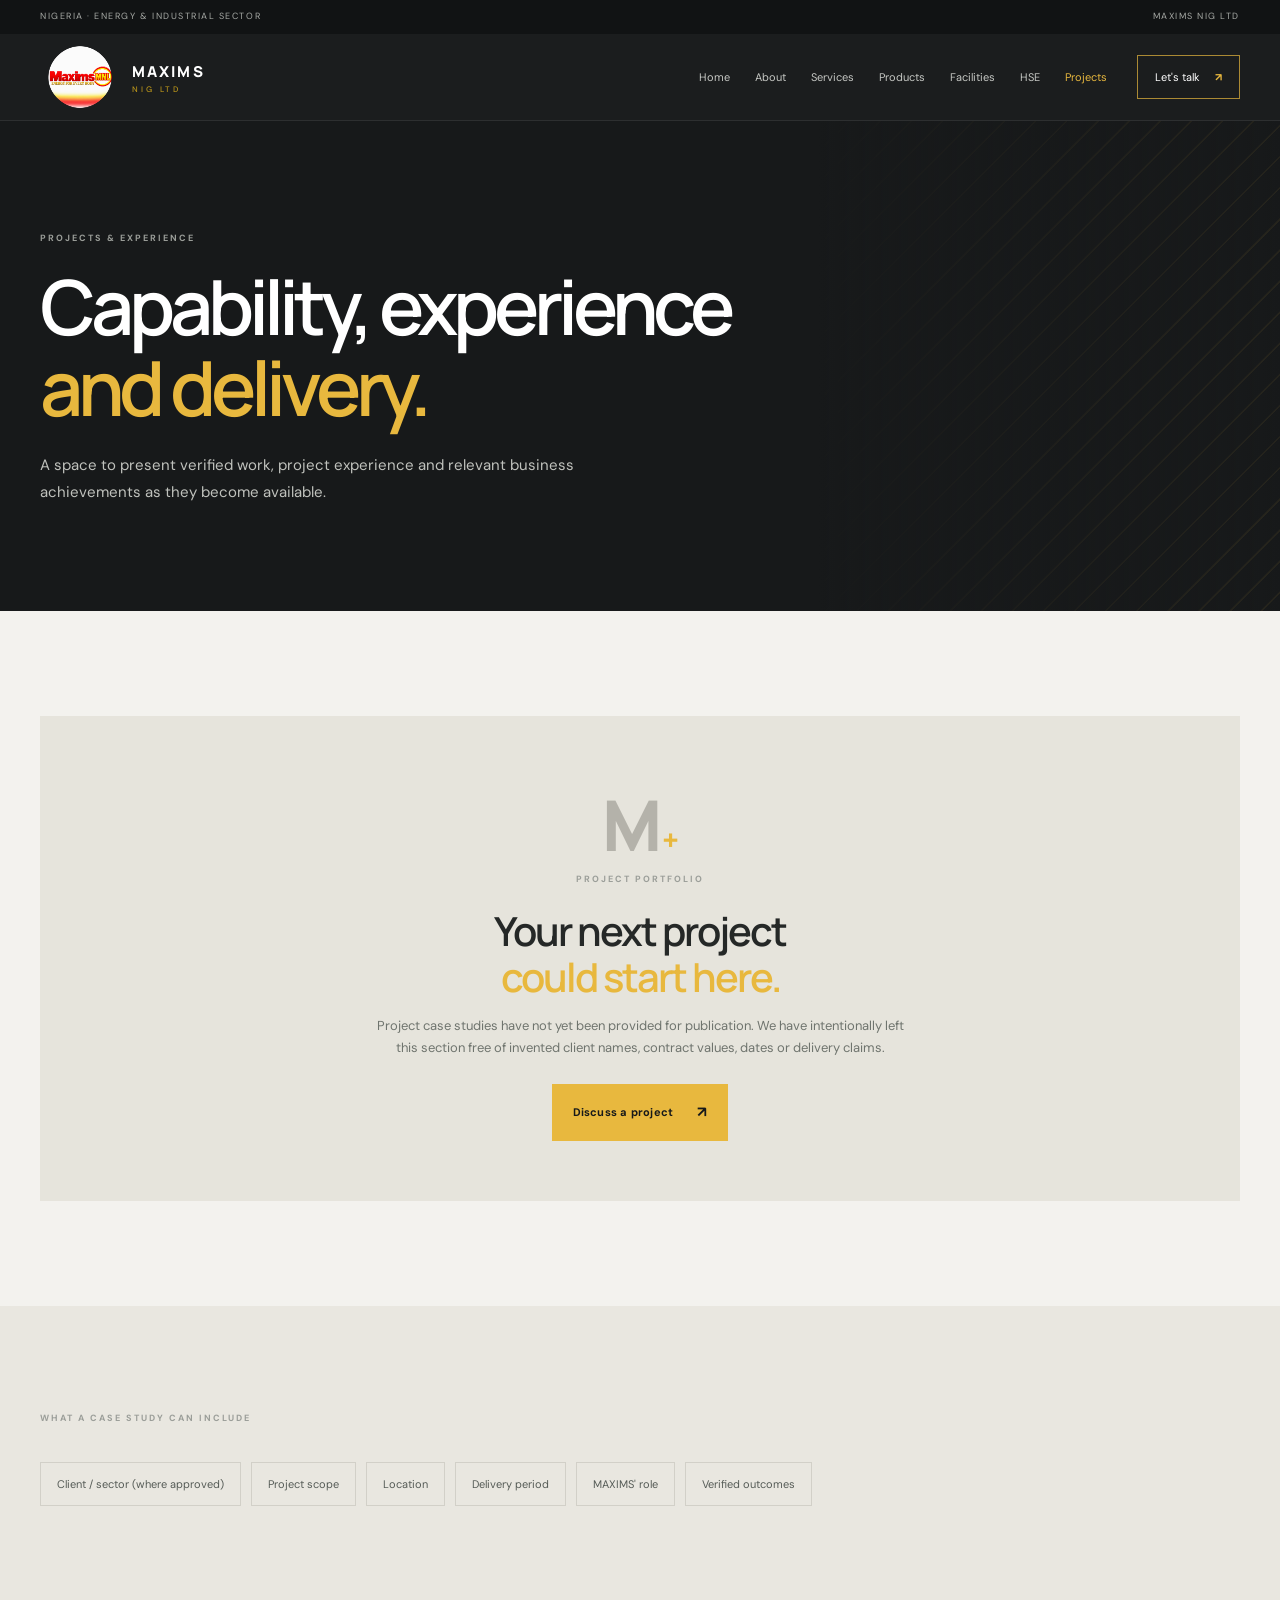
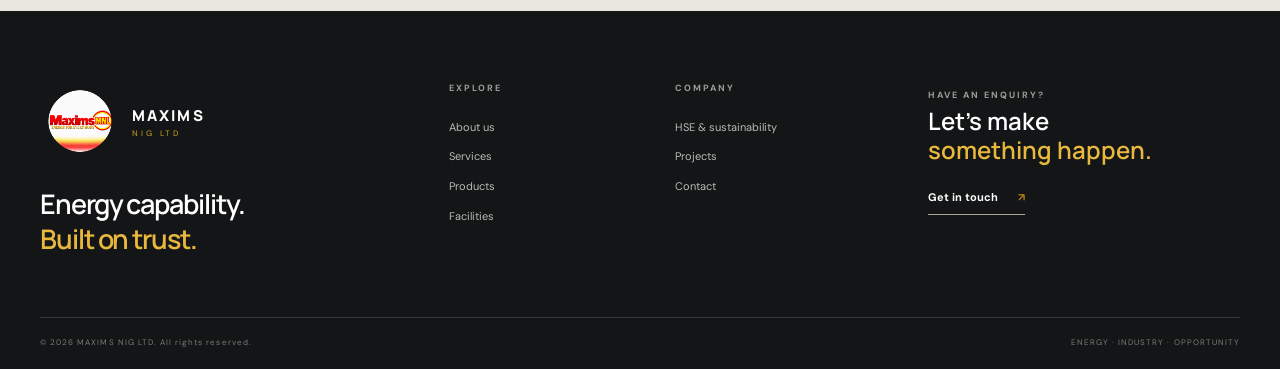
<file: MAXIMS_NIG_LTD_Full_Website/projects.html>
<!doctype html>
<html lang="en">
<head>
<meta charset="utf-8"><meta name="viewport" content="width=device-width, initial-scale=1">
<meta name="theme-color" content="#17191a">
<meta name="description" content="MAXIMS NIG LTD — Nigerian oil and gas company. Explore company profile, registered business scope, services, products and enquiries.">
<title>Projects & Experience | MAXIMS NIG LTD</title>
<link rel="preconnect" href="https://fonts.googleapis.com"><link rel="preconnect" href="https://fonts.gstatic.com" crossorigin>
<link href="https://fonts.googleapis.com/css2?family=DM+Sans:wght@400;500;600;700&family=Manrope:wght@400;500;600;700;800&display=swap" rel="stylesheet">
<link rel="stylesheet" href="assets/styles.css">
</head>
<body>
<div class="topline"><div class="container topline-inner"><span>NIGERIA · ENERGY & INDUSTRIAL SECTOR</span><span>MAXIMS NIG LTD</span></div></div>
<header class="site-header"><div class="container nav-wrap">
<a class="brand" href="index.html" aria-label="MAXIMS NIG LTD home"> <img src="assets/Maxims.png" class="brand-mark"><span class="brand-name">MAXIMS <small>NIG LTD</small></span></a>
<button class="menu-toggle" aria-label="Open navigation" aria-expanded="false"><span></span><span></span></button>
<nav class="main-nav" aria-label="Main navigation"><a href="index.html" class="">Home</a><a href="about.html" class="">About</a><a href="services.html" class="">Services</a><a href="products.html" class="">Products</a><a href="facilities.html" class="">Facilities</a><a href="hse.html" class="">HSE</a><a href="projects.html" class="active">Projects</a><a class="nav-contact" href="contact.html">Let's talk <b>↗</b></a></nav>
</div></header>
<main>
<section class="page-hero"><div class="container"><p class="eyebrow">PROJECTS & EXPERIENCE</p><h1>Capability, experience<br><em>and delivery.</em></h1><p class="page-lead">A space to present verified work, project experience and relevant business achievements as they become available.</p></div></section>
<section class="section"><div class="container project-empty"><div class="project-symbol">M<span>+</span></div><p class="eyebrow">PROJECT PORTFOLIO</p><h2>Your next project<br><em>could start here.</em></h2><p>Project case studies have not yet been provided for publication. We have intentionally left this section free of invented client names, contract values, dates or delivery claims.</p><a class="btn btn-primary" href="contact.html">Discuss a project <b>↗</b></a></div></section>
<section class="section section-muted"><div class="container"><p class="eyebrow">WHAT A CASE STUDY CAN INCLUDE</p><div class="tag-list"><span>Client / sector (where approved)</span><span>Project scope</span><span>Location</span><span>Delivery period</span><span>MAXIMS' role</span><span>Verified outcomes</span></div></div></section>
</main>
<footer class="site-footer"><div class="container footer-top"><div><a class="brand brand-footer" href="index.html"><img src="assets/Maxims.png" class="brand-mark"><span class="brand-name">MAXIMS <small>NIG LTD</small></span></a><p class="footer-tagline">Energy capability.<br><em>Built on trust.</em></p></div><div class="footer-links"><span class="eyebrow">EXPLORE</span><a href="about.html">About us</a><a href="services.html">Services</a><a href="products.html">Products</a><a href="facilities.html">Facilities</a></div><div class="footer-links"><span class="eyebrow">COMPANY</span><a href="hse.html">HSE & sustainability</a><a href="projects.html">Projects</a><a href="contact.html">Contact</a></div><div class="footer-cta"><span class="eyebrow">HAVE AN ENQUIRY?</span><h3>Let's make<br><em>something happen.</em></h3><a class="text-link" href="contact.html">Get in touch <span>↗</span></a></div></div><div class="container footer-bottom"><span>© <span id="year"></span> MAXIMS NIG LTD. All rights reserved.</span><span>ENERGY · INDUSTRY · OPPORTUNITY</span></div></footer>
<script src="assets/script.js"></script>
</body></html>
</file>
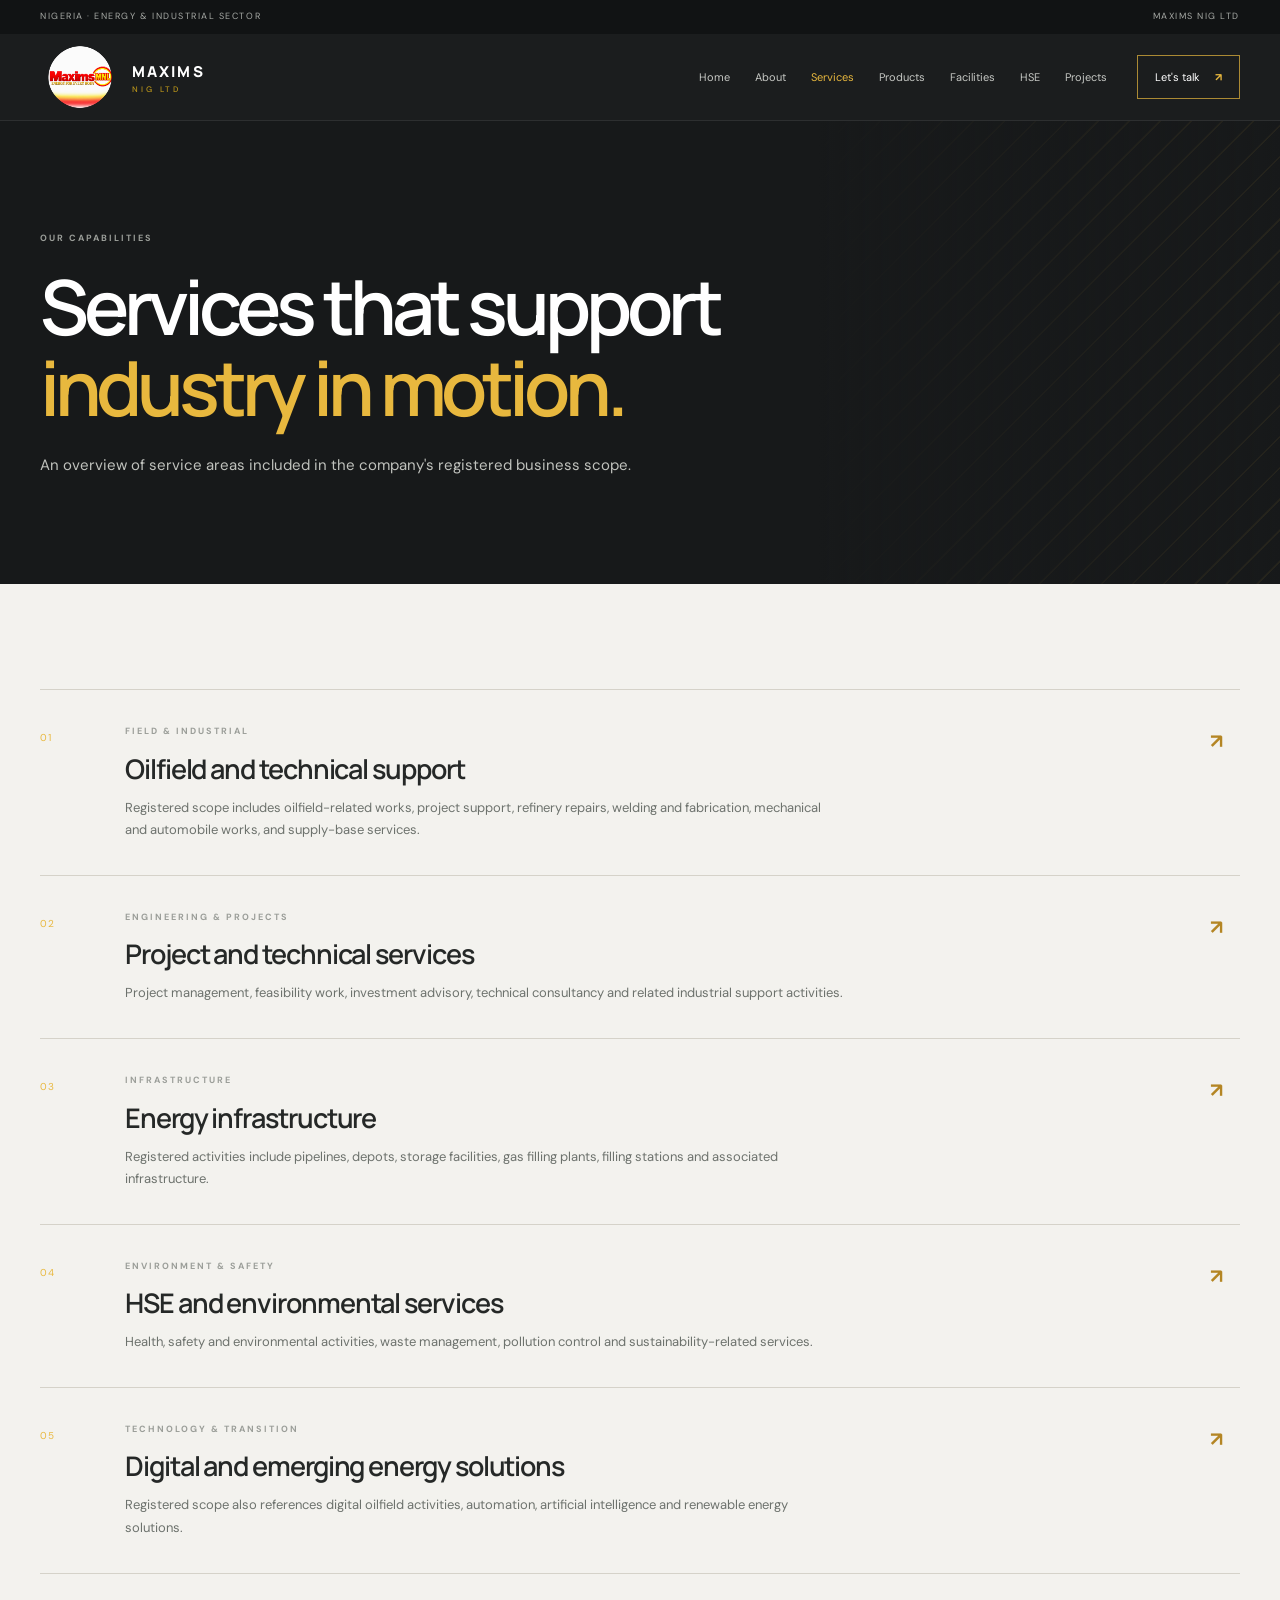
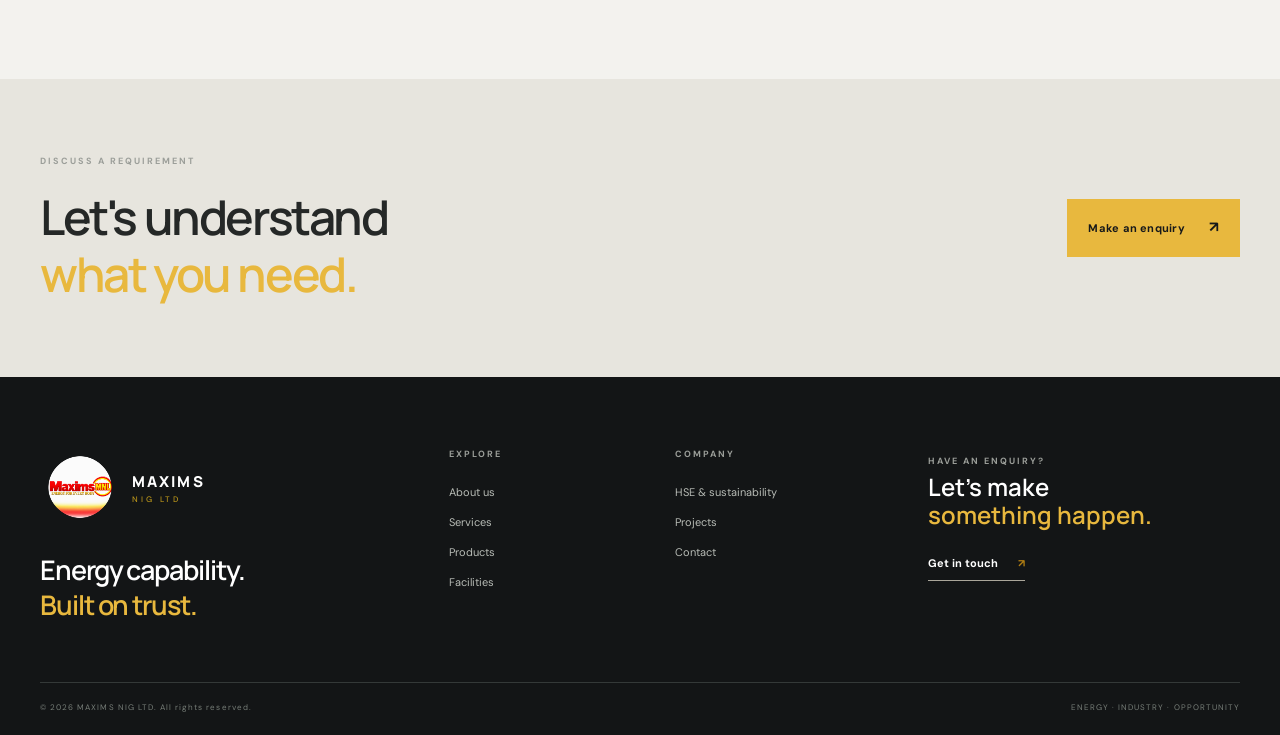
<file: MAXIMS_NIG_LTD_Full_Website/services.html>
<!doctype html>
<html lang="en">
<head>
<meta charset="utf-8"><meta name="viewport" content="width=device-width, initial-scale=1">
<meta name="theme-color" content="#17191a">
<meta name="description" content="MAXIMS NIG LTD — Nigerian oil and gas company. Explore company profile, registered business scope, services, products and enquiries.">
<title>Services | MAXIMS NIG LTD</title>
<link rel="preconnect" href="https://fonts.googleapis.com"><link rel="preconnect" href="https://fonts.gstatic.com" crossorigin>
<link href="https://fonts.googleapis.com/css2?family=DM+Sans:wght@400;500;600;700&family=Manrope:wght@400;500;600;700;800&display=swap" rel="stylesheet">
<link rel="stylesheet" href="assets/styles.css">
</head>
<body>
<div class="topline"><div class="container topline-inner"><span>NIGERIA · ENERGY & INDUSTRIAL SECTOR</span><span>MAXIMS NIG LTD</span></div></div>
<header class="site-header"><div class="container nav-wrap">
<a class="brand" href="index.html" aria-label="MAXIMS NIG LTD home"> <img src="assets/Maxims.png" class="brand-mark"><span class="brand-name">MAXIMS <small>NIG LTD</small></span></a>
<button class="menu-toggle" aria-label="Open navigation" aria-expanded="false"><span></span><span></span></button>
<nav class="main-nav" aria-label="Main navigation"><a href="index.html" class="">Home</a><a href="about.html" class="">About</a><a href="services.html" class="active">Services</a><a href="products.html" class="">Products</a><a href="facilities.html" class="">Facilities</a><a href="hse.html" class="">HSE</a><a href="projects.html" class="">Projects</a><a class="nav-contact" href="contact.html">Let's talk <b>↗</b></a></nav>
</div></header>
<main>
<section class="page-hero"><div class="container"><p class="eyebrow">OUR CAPABILITIES</p><h1>Services that support<br><em>industry in motion.</em></h1><p class="page-lead">An overview of service areas included in the company's registered business scope.</p></div></section>
<section class="section"><div class="container service-list">
<article class="service-row"><span>01</span><div><p class="eyebrow">FIELD & INDUSTRIAL</p><h2>Oilfield and technical support</h2><p>Registered scope includes oilfield-related works, project support, refinery repairs, welding and fabrication, mechanical and automobile works, and supply-base services.</p></div><b>↗</b></article>
<article class="service-row"><span>02</span><div><p class="eyebrow">ENGINEERING & PROJECTS</p><h2>Project and technical services</h2><p>Project management, feasibility work, investment advisory, technical consultancy and related industrial support activities.</p></div><b>↗</b></article>
<article class="service-row"><span>03</span><div><p class="eyebrow">INFRASTRUCTURE</p><h2>Energy infrastructure</h2><p>Registered activities include pipelines, depots, storage facilities, gas filling plants, filling stations and associated infrastructure.</p></div><b>↗</b></article>
<article class="service-row"><span>04</span><div><p class="eyebrow">ENVIRONMENT & SAFETY</p><h2>HSE and environmental services</h2><p>Health, safety and environmental activities, waste management, pollution control and sustainability-related services.</p></div><b>↗</b></article>
<article class="service-row"><span>05</span><div><p class="eyebrow">TECHNOLOGY & TRANSITION</p><h2>Digital and emerging energy solutions</h2><p>Registered scope also references digital oilfield activities, automation, artificial intelligence and renewable energy solutions.</p></div><b>↗</b></article>
</div></section>
<section class="callout"><div class="container callout-inner"><div><p class="eyebrow">DISCUSS A REQUIREMENT</p><h2>Let's understand<br><em>what you need.</em></h2></div><a class="btn btn-primary" href="contact.html">Make an enquiry <b>↗</b></a></div></section>
</main>
<footer class="site-footer"><div class="container footer-top"><div><a class="brand brand-footer" href="index.html"><img src="assets/Maxims.png" class="brand-mark"><span class="brand-name">MAXIMS <small>NIG LTD</small></span></a><p class="footer-tagline">Energy capability.<br><em>Built on trust.</em></p></div><div class="footer-links"><span class="eyebrow">EXPLORE</span><a href="about.html">About us</a><a href="services.html">Services</a><a href="products.html">Products</a><a href="facilities.html">Facilities</a></div><div class="footer-links"><span class="eyebrow">COMPANY</span><a href="hse.html">HSE & sustainability</a><a href="projects.html">Projects</a><a href="contact.html">Contact</a></div><div class="footer-cta"><span class="eyebrow">HAVE AN ENQUIRY?</span><h3>Let's make<br><em>something happen.</em></h3><a class="text-link" href="contact.html">Get in touch <span>↗</span></a></div></div><div class="container footer-bottom"><span>© <span id="year"></span> MAXIMS NIG LTD. All rights reserved.</span><span>ENERGY · INDUSTRY · OPPORTUNITY</span></div></footer>
<script src="assets/script.js"></script>
</body></html>
</file>
<file: MAXIMS_NIG_LTD_Full_Website/assets/styles.css>
:root{--ink:#17191a;--ink2:#202324;--panel:#25292a;--paper:#f3f2ee;--white:#fff;--muted:#a8aaa6;--line:rgba(255,255,255,.13);--gold:#e8b83e;--red:#bd4138;--text:#252827;--soft:#e8e6df;--max:1200px}
*{box-sizing:border-box}html{scroll-behavior:smooth}body{margin:0;background:var(--paper);color:var(--text);font-family:"DM Sans",sans-serif;font-size:15px;line-height:1.7}a{color:inherit;text-decoration:none}button,input,select,textarea{font:inherit}.container{width:min(var(--max),calc(100% - 64px));margin-inline:auto}.topline{background:#111314;color:#a7aaa6;font-size:9px;letter-spacing:.17em;text-transform:uppercase}.topline-inner{height:34px;display:flex;align-items:center;justify-content:space-between}.site-header{background:rgba(23,25,26,.98);color:#fff;position:relative;z-index:10;border-bottom:1px solid rgba(255,255,255,.08)}.nav-wrap{height:86px;display:flex;align-items:center;justify-content:space-between}
.brand{
    display:flex;
    align-items:center;
    gap:12px}
.brand-mark{
    height:80px;
    width:80px;
    display:grid;
    place-items:center;
    color:#fff;
    font:800 24px Manrope,sans-serif;
    position:relative}
.brand-mark span{
    color:var(--gold)
}
.brand-name{font:800 15px Manrope,sans-serif;
    letter-spacing:.14em
}
.brand-name small{
    display:block;
    font:500 8px "DM Sans";
    letter-spacing:.36em;
    color:#b7931a;
    margin-top:2px
}.main-nav{display:flex;align-items:center;gap:25px}.main-nav>a{font-size:11px;color:#c6c8c4;transition:.2s}.main-nav>a:hover,.main-nav>a.active{color:var(--gold)}.main-nav .nav-contact{padding:12px 17px;border:1px solid rgba(232,184,62,.7);color:#fff;margin-left:5px}.nav-contact b{color:var(--gold);margin-left:12px}.menu-toggle{display:none;background:none;border:0;color:#fff}.hero{min-height:650px;background:var(--ink);color:#fff;position:relative;overflow:hidden;display:flex;align-items:center}.hero-image{position:absolute;inset:0 0 0 34%;background-image:linear-gradient(90deg,#17191a 0%,rgba(23,25,26,.8) 20%,rgba(23,25,26,.15) 70%),linear-gradient(0deg,rgba(15,17,18,.42),transparent 40%),url("maxims-facility.jpg");background-size:cover;background-position:center;opacity:.82}.hero-shade{position:absolute;inset:0;background:linear-gradient(90deg,#17191a 0%,rgba(23,25,26,.93) 28%,rgba(23,25,26,.2) 100%)}.hero-content{position:relative;padding-block:100px;z-index:1}.eyebrow{font-size:9px;font-weight:700;letter-spacing:.22em;text-transform:uppercase;color:#9b9e99;margin:0 0 20px}.eyebrow span{display:inline-block;width:25px;height:2px;background:var(--gold);vertical-align:middle;margin-right:10px}.hero h1,.page-hero h1{font:600 clamp(48px,7vw,88px)/1.06 Manrope,sans-serif;letter-spacing:-.065em;margin:0;max-width:800px}.hero h1 em,.page-hero h1 em,h2 em,.footer-tagline em{font-style:normal;color:var(--gold)}.hero-lead{font-size:16px;line-height:1.8;color:#c4c6c1;max-width:510px;margin:28px 0 32px}.hero-actions{display:flex;gap:12px;flex-wrap:wrap}.btn{display:inline-flex;align-items:center;gap:24px;padding:15px 20px;font-size:11px;font-weight:700;letter-spacing:.02em;border:1px solid transparent;transition:.25s;cursor:pointer}.btn b{font-size:15px}.btn-primary{background:var(--gold);color:#17191a}.btn-primary:hover{background:#f4ca5b;transform:translateY(-2px)}.btn-ghost{border-color:rgba(255,255,255,.35);color:#fff}.btn-ghost:hover{border-color:var(--gold);color:var(--gold)}.hero-index{position:absolute;right:32px;bottom:42px;display:flex;align-items:center;gap:12px;font-size:9px;letter-spacing:.12em;color:#d5d6d2}.hero-index i{width:60px;height:1px;background:var(--gold)}.hero-caption{position:absolute;left:32px;bottom:42px;font-size:8px;letter-spacing:.25em;color:#9c9e99}.intro-band{background:#e8e6df;padding:90px 0}.intro-grid{display:grid;grid-template-columns:1fr 2fr 1.35fr;gap:36px;align-items:start}.intro-grid h2,.section h2,.split-layout h2,.statement h2,.contact-strip h2,.callout h2{font:600 clamp(30px,4vw,48px)/1.18 Manrope,sans-serif;letter-spacing:-.05em;margin:0}.intro-grid>div p,.section-note{color:#656a66;font-size:13px;line-height:1.9;margin:0 0 18px}.text-link{font-size:11px;font-weight:700;border-bottom:1px solid #aaa69a;padding-bottom:7px;display:inline-flex;gap:20px}.text-link span{color:#b07e13}.section{padding:105px 0}.section-compact{padding:70px 0}.section-head{display:flex;justify-content:space-between;gap:40px;align-items:end;margin-bottom:42px}.section-head h2{font-size:clamp(36px,4vw,54px)}.section-note{max-width:350px}.capability-grid{display:grid;grid-template-columns:repeat(4,1fr);gap:12px}.cap-card{min-height:335px;background:#deddd6;padding:25px;display:flex;flex-direction:column;justify-content:space-between;position:relative;overflow:hidden;transition:.3s}.cap-card:hover{background:#d4d1c7;transform:translateY(-5px)}.cap-feature{background:var(--ink2);color:#fff}.cap-feature:hover{background:#303536}.card-no{font-size:8px;letter-spacing:.17em;color:#858982}.cap-feature .card-no{color:#aaa}.cap-card h3{font:600 24px/1.2 Manrope,sans-serif;letter-spacing:-.04em;margin:0 0 12px}.cap-card p{font-size:11px;color:#727771;max-width:210px;margin:0}.cap-feature p{color:#b8bbb5}.circle-arrow{display:grid;place-items:center;width:37px;height:37px;border:1px solid #a8a69e;border-radius:50%;margin-top:24px;color:#a0781c}.cap-feature .circle-arrow{border-color:#777;color:var(--gold)}.statement{background:var(--ink);color:#fff;padding:100px 0;position:relative;overflow:hidden}.statement:after{content:"M";position:absolute;right:7%;top:-110px;font:800 440px Manrope;color:rgba(255,255,255,.025)}.statement-inner{position:relative;z-index:1}.statement h2{font-size:clamp(42px,6vw,70px);margin-bottom:32px}.btn-light{background:#f1eee5;color:#17191a}.btn-light:hover{background:var(--gold)}.contact-strip{display:flex;justify-content:space-between;align-items:center;gap:30px}.page-hero{background:var(--ink);color:#fff;padding:110px 0 105px;position:relative;overflow:hidden}.page-hero:after{content:"";position:absolute;right:0;top:0;width:36%;height:100%;background:linear-gradient(90deg,var(--ink),transparent),repeating-linear-gradient(135deg,transparent 0 20px,rgba(232,184,62,.07) 21px 22px)}.page-hero .container{position:relative;z-index:1}.page-hero h1{font-size:clamp(48px,6vw,76px)}.page-lead{color:#c0c2bd;max-width:620px;font-size:15px;line-height:1.8;margin:25px 0 0}.split-layout{display:grid;grid-template-columns:1fr 1.2fr;gap:90px}.prose{color:#626762;line-height:1.95;font-size:14px}.prose p{margin:0 0 18px}.dark-panel{background:#202425;color:#fff;padding:90px 0}.values-grid{display:grid;grid-template-columns:1.3fr repeat(3,1fr);gap:35px}.values-grid h2{font:600 40px/1.2 Manrope;letter-spacing:-.05em;margin:0}.values-grid article{border-top:1px solid #555b57;padding-top:20px}.values-grid article span,.service-row>span{color:var(--gold);font-size:10px;letter-spacing:.14em}.values-grid h3{font:600 19px Manrope;margin:35px 0 10px}.values-grid article p{color:#b3b7b1;font-size:12px;line-height:1.8}.tag-list{display:flex;flex-wrap:wrap;gap:10px;margin-top:35px}.tag-list span{padding:12px 16px;border:1px solid #d2d0c8;font-size:11px;color:#555b56}.fineprint{font-size:10px;line-height:1.7;color:#858982;margin-top:28px;max-width:800px}.service-list{border-top:1px solid #d5d2c9}.service-row{display:grid;grid-template-columns:60px 1fr 30px;gap:25px;padding:34px 0;border-bottom:1px solid #d5d2c9;align-items:start}.service-row>span{padding-top:5px}.service-row .eyebrow{margin-bottom:10px}.service-row h2{font:600 27px Manrope;letter-spacing:-.04em;margin:0 0 10px}.service-row p:not(.eyebrow){max-width:720px;color:#6d726d;font-size:13px;margin:0}.service-row>b{color:#b48624;font-size:20px}.callout{background:#e7e5de;padding:75px 0}.callout-inner{display:flex;align-items:center;justify-content:space-between;gap:30px}.product-grid{display:grid;grid-template-columns:repeat(2,1fr);gap:14px}.product-card{background:#e7e5de;min-height:260px;padding:30px;position:relative}.product-mark{font:700 52px Manrope;color:rgba(23,25,26,.09);position:absolute;right:25px;top:15px}.product-card .eyebrow{margin-top:20px;color:#9a7627}.product-card h2{font:600 27px Manrope;margin:0 0 10px}.product-card p:last-child{color:#70756f;font-size:13px;max-width:400px}.section-muted{background:#e9e7e0}.facility-feature{display:grid;grid-template-columns:1.3fr 1fr;gap:65px;align-items:center}.facility-photo{background:#d4d2cb;padding:12px}.facility-photo img{display:block;width:100%;height:390px;object-fit:cover}.facility-copy h2{font:600 38px/1.2 Manrope;letter-spacing:-.05em;margin:0 0 20px}.facility-copy p:not(.eyebrow){font-size:13px;color:#6e736d;line-height:1.9;margin-bottom:24px}.hse-grid{display:grid;grid-template-columns:1fr 1.2fr;gap:80px}.hse-grid h2{font:600 42px/1.2 Manrope;letter-spacing:-.05em}.hse-points article{display:grid;grid-template-columns:45px 1fr;gap:20px;border-bottom:1px solid #d5d2c9;padding:0 0 22px;margin-bottom:22px}.hse-points article>span{color:#b1811c;font-size:10px}.hse-points h3{font:600 18px Manrope;margin:0 0 8px}.hse-points p{font-size:12px;color:#737871;margin:0}.dark-lead{color:#b7bbb5;max-width:560px;margin:0 0 28px}.project-empty{min-height:430px;background:#e6e4dc;display:flex;flex-direction:column;align-items:center;justify-content:center;text-align:center;padding:60px 25px}.project-symbol{font:800 70px Manrope;color:#b4b2aa;position:relative}.project-symbol span{color:var(--gold);font-size:30px}.project-empty h2{font:600 40px/1.15 Manrope;margin:0 0 15px}.project-empty>p:not(.eyebrow){max-width:550px;color:#6f746e;font-size:13px;margin:0 0 25px}.contact-layout{display:grid;grid-template-columns:1fr 1.1fr;gap:90px}.contact-layout h2{font:600 44px/1.15 Manrope;letter-spacing:-.05em;margin:0 0 20px}.contact-detail{border-top:1px solid #d5d2c9;padding:15px 0;display:flex;flex-direction:column;gap:4px}.contact-detail span{font-size:8px;letter-spacing:.2em;color:#999d96}.contact-detail strong{font-size:12px;font-weight:600}.enquiry-form{background:#e7e5de;padding:35px;display:flex;flex-direction:column}.enquiry-form label{font-size:10px;font-weight:700;margin:0 0 7px}.enquiry-form input,.enquiry-form select,.enquiry-form textarea{border:1px solid #d0cec5;background:#f7f6f2;padding:12px;margin-bottom:17px;outline:none;font-size:12px;color:#292d2b}.enquiry-form input:focus,.enquiry-form select:focus,.enquiry-form textarea:focus{border-color:#b78b2c}.enquiry-form .btn{align-self:flex-start}.form-note,.form-status{font-size:10px;color:#777c75;margin:13px 0 0}
.site-footer{
    background:#131516;
    color:#fff;
    padding:70px 0 20px
}
.footer-top{
    display:grid;
    grid-template-columns:1.4fr .7fr .8fr 1.2fr;
    gap:45px;
    padding-bottom:60px
}
.brand-footer .brand-mark{
    width:80px;
    height:80px
}
.footer-tagline{
    font:600 27px/1.3 Manrope;
    margin:25px 0 0;
    letter-spacing:-.04em
}
.footer-links{
    display:flex;
    flex-direction:column;
    gap:11px
}
.footer-links .eyebrow,.footer-cta .eyebrow{
    margin-bottom:10px
}
.footer-links a{
    font-size:11px;
    color:#b8bcb6
}
.footer-links a:hover{
    color:var(--gold)
}
.footer-cta h3{
    font:600 24px/1.2 Manrope;
    margin:0 0 20px
}
.footer-cta h3 em{
    font-style:normal;
    color:var(--gold)}
.footer-bottom{
    border-top:1px solid #343938;
    padding-top:18px;
    display:flex;
    justify-content:space-between;
    color:#777e78;
    font-size:8px;
    letter-spacing:.13em
}
@media(max-width:950px){.main-nav{gap:14px}.main-nav>a{font-size:10px}.capability-grid{grid-template-columns:repeat(2,1fr)}.intro-grid{grid-template-columns:1fr 2fr}.intro-grid>div{grid-column:2}.values-grid{grid-template-columns:1fr 1fr}.footer-top{grid-template-columns:1fr 1fr}.contact-layout{gap:40px}}
@media(max-width:720px){.container{width:min(100% - 38px,var(--max))}.topline-inner span:last-child{display:none}.nav-wrap{height:72px}.menu-toggle{display:flex;flex-direction:column;gap:6px;padding:10px}.menu-toggle span{width:23px;height:1px;background:#fff}.main-nav{display:none;position:absolute;top:72px;left:0;right:0;background:#17191a;padding:18px 22px 25px;flex-direction:column;align-items:stretch;gap:0;border-top:1px solid #343938}.main-nav.open{display:flex}.main-nav>a{padding:13px 0;border-bottom:1px solid rgba(255,255,255,.08);font-size:12px}.main-nav .nav-contact{margin:14px 0 0;padding:13px}.hero{min-height:610px}.hero-image{inset:0;background-position:58% center;opacity:.55}.hero-shade{background:linear-gradient(90deg,rgba(23,25,26,.95),rgba(23,25,26,.45)),linear-gradient(0deg,rgba(23,25,26,.5),transparent)}.hero-content{padding-block:85px}.hero h1{font-size:clamp(48px,13vw,68px)}.hero-lead{font-size:14px}.hero-caption{left:20px;bottom:22px}.hero-index{right:20px;bottom:22px}.intro-band,.section{padding:70px 0}.intro-grid{grid-template-columns:1fr;gap:20px}.intro-grid>div{grid-column:auto}.intro-grid h2,.section h2{font-size:36px}.section-head{display:block}.section-note{margin-top:20px}.capability-grid{grid-template-columns:1fr 1fr;gap:8px}.cap-card{min-height:270px;padding:18px}.cap-card h3{font-size:19px}.cap-card p{font-size:10px}.statement{padding:75px 0}.statement h2{font-size:42px}.contact-strip,.callout-inner{align-items:flex-start;flex-direction:column}.page-hero{padding:80px 0}.page-hero h1{font-size:48px}.page-lead{font-size:13px}.split-layout,.facility-feature,.hse-grid,.contact-layout{grid-template-columns:1fr;gap:30px}.values-grid{grid-template-columns:1fr;gap:25px}.values-grid article{padding-top:15px}.values-grid h3{margin:15px 0 7px}.service-row{grid-template-columns:30px 1fr 20px;gap:12px;padding:26px 0}.service-row h2{font-size:22px}.product-grid{grid-template-columns:1fr}.facility-photo img{height:270px}.facility-copy h2,.contact-layout h2{font-size:36px}.footer-top{grid-template-columns:1fr 1fr;gap:35px 20px}.footer-top>div:first-child{grid-column:1/-1}.footer-bottom{gap:10px;flex-direction:column}.enquiry-form{padding:23px}.project-empty h2{font-size:34px}}
@media(max-width:390px){.capability-grid{grid-template-columns:1fr}.cap-card{min-height:220px}.hero-actions{flex-direction:column;align-items:flex-start}}
</file>
